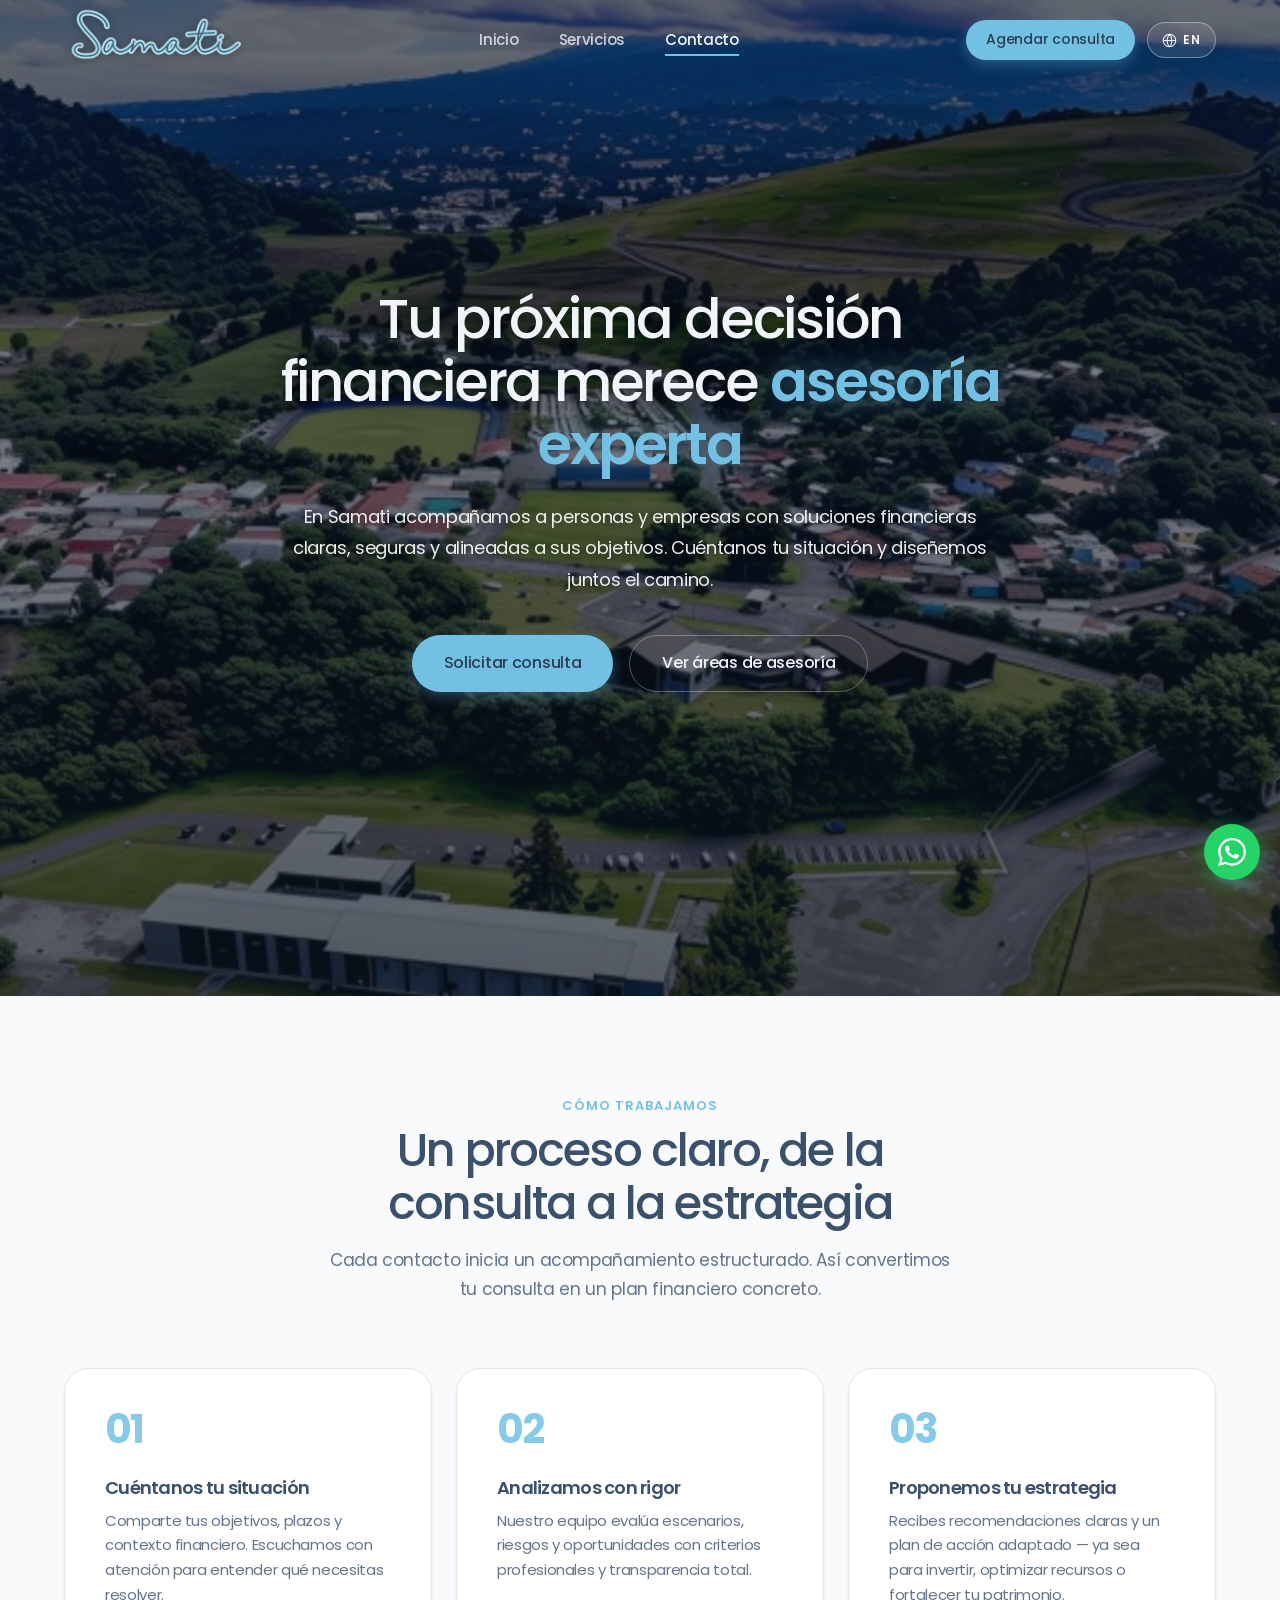
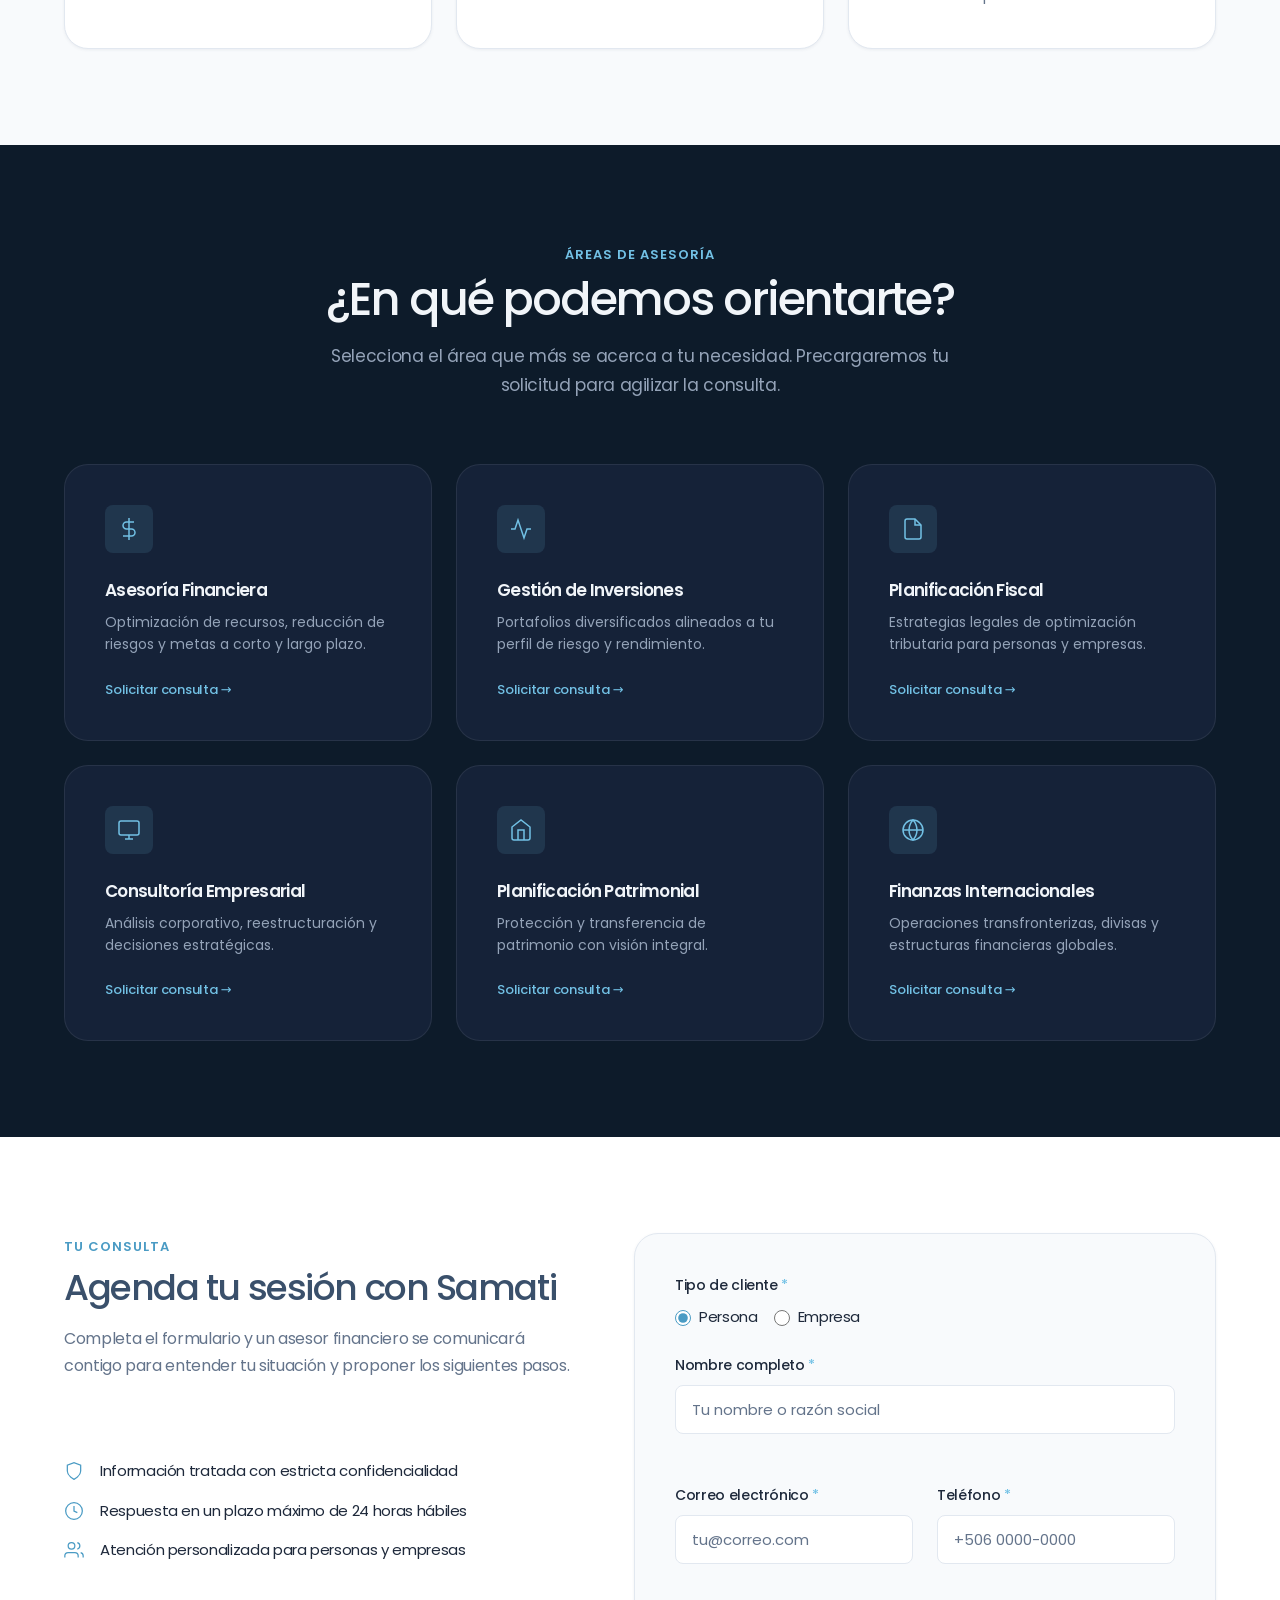
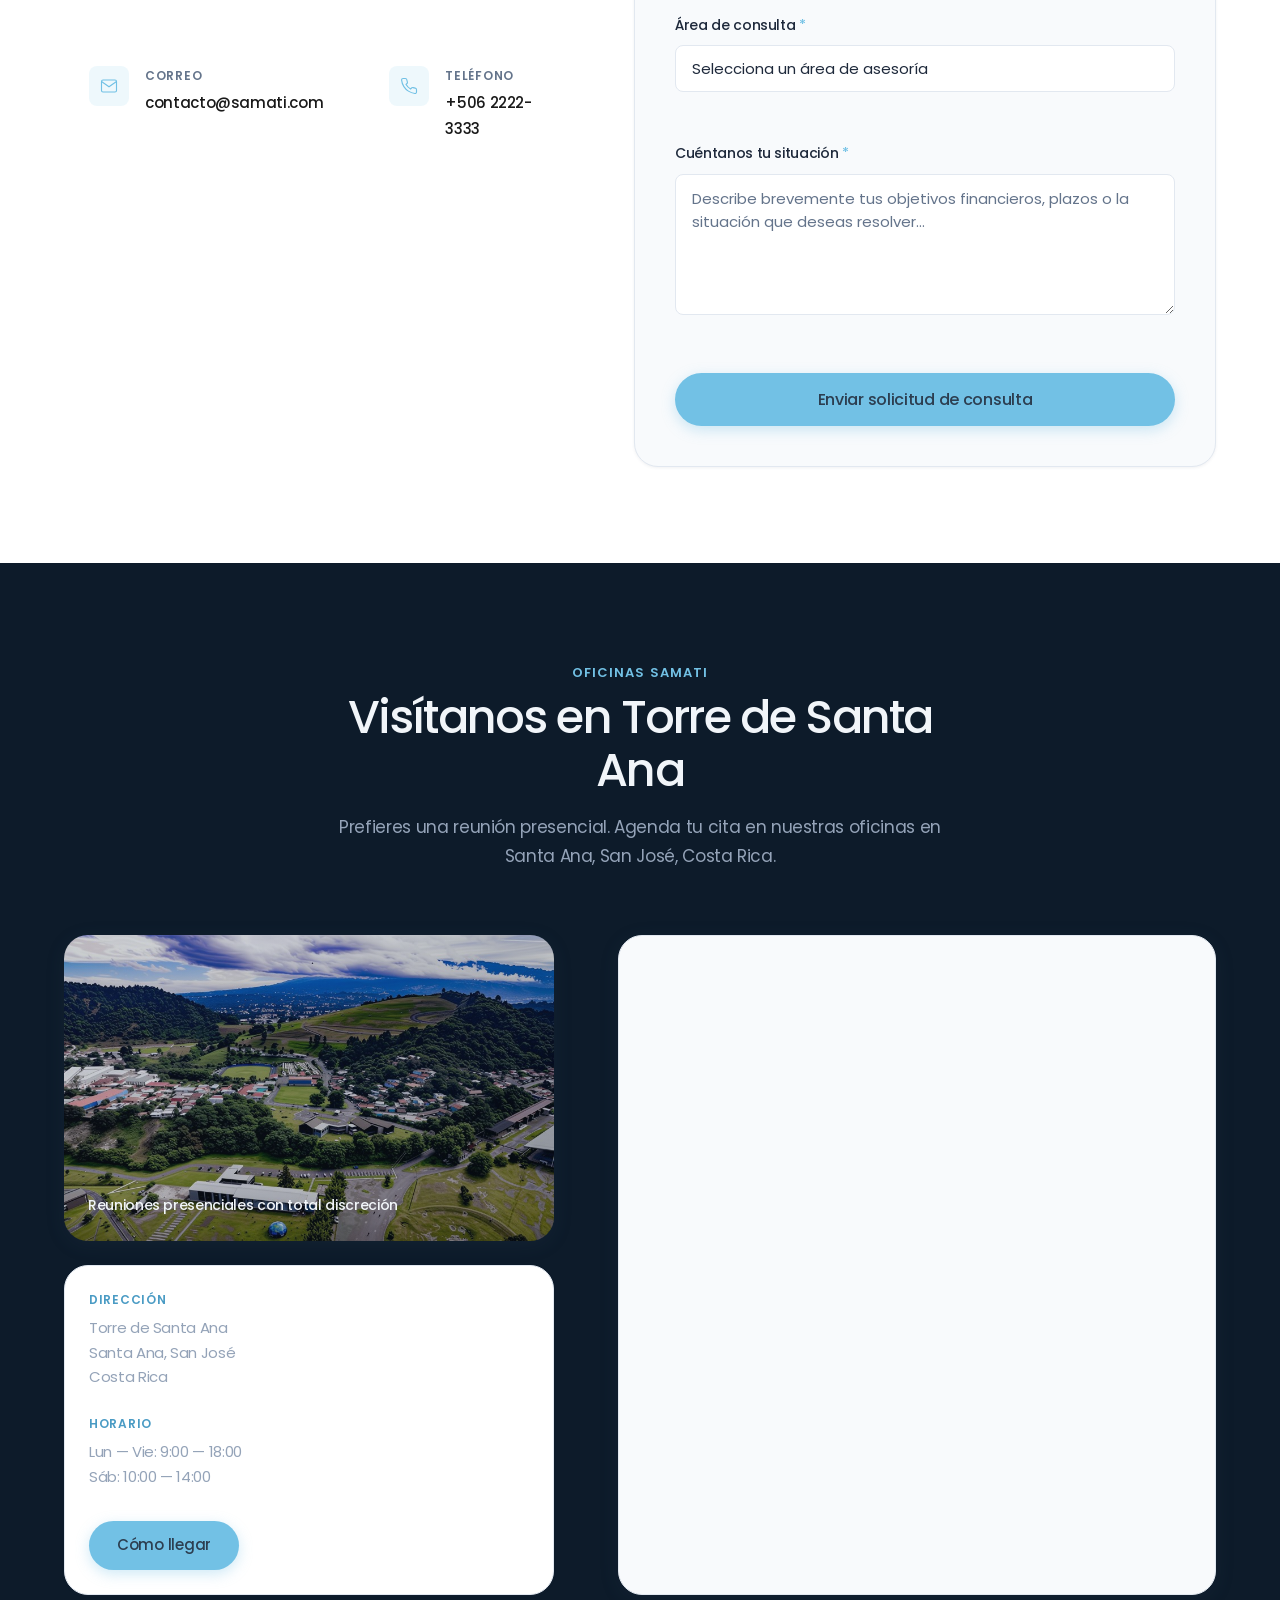
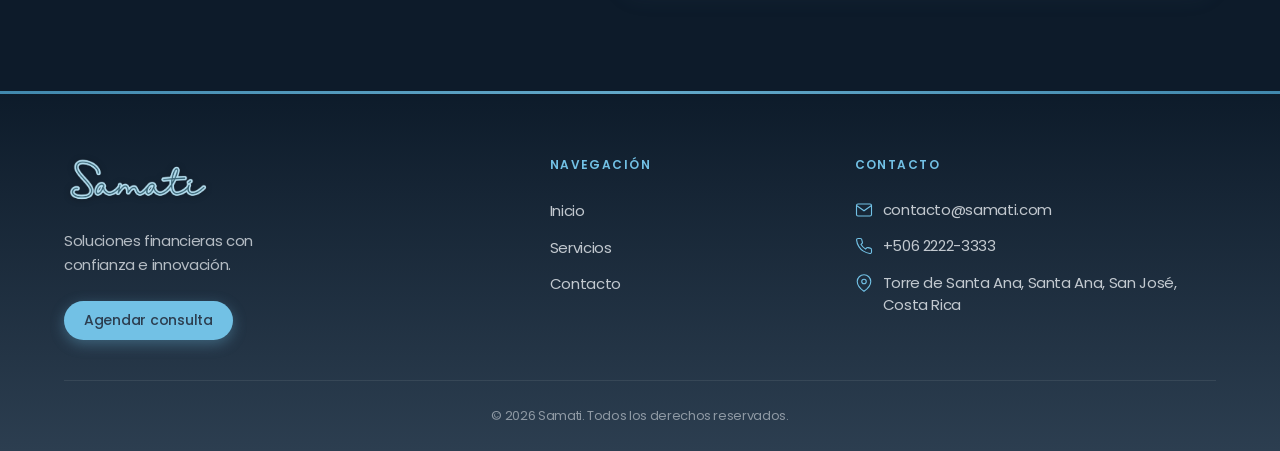
<file: contacto.html>
<!DOCTYPE html>
<html lang="es">
<head>
  <meta charset="UTF-8">
  <meta name="viewport" content="width=device-width, initial-scale=1.0">
  <meta name="description" content="Agenda tu consulta con Samati — Soluciones financieras integrales en Torre de Santa Ana, Costa Rica. Asesoría para personas y empresas.">
  <title>Contacto | Samati — Soluciones Financieras</title>
  <link rel="preconnect" href="https://fonts.googleapis.com">
  <link rel="preconnect" href="https://fonts.gstatic.com" crossorigin>
  <link href="https://fonts.googleapis.com/css2?family=Libre+Baskerville:ital,wght@0,400;0,700;1,400&family=Poppins:ital,wght@0,300;0,400;0,500;0,600&display=swap" rel="stylesheet">
  <link rel="stylesheet" href="css/styles.css">
  <script>
    (function () {
      try {
        var lang = localStorage.getItem('samati-lang');
        if (lang === 'en' || lang === 'es') document.documentElement.lang = lang;
      } catch (e) {}
    })();
  </script>
</head>
<body class="page-contact">

  <!-- ========== NAVEGACIÓN ========== -->
  <header class="header" id="header">
    <div class="container header__inner">
      <a href="index.html" class="header__logo" data-i18n-aria="logo.aria" aria-label="Samati — Inicio">
        <img src="images/logo.png" alt="Samati — Soluciones Financieras" class="header__logo-img" width="220" height="72" data-i18n-alt="logo.alt">
      </a>

      <nav class="nav" id="nav" data-i18n-aria="nav.label" aria-label="Navegación principal">
        <ul class="nav__list">
          <li><a href="index.html#inicio" class="nav__link" data-i18n="nav.home">Inicio</a></li>
          <li><a href="servicios.html" class="nav__link" data-i18n="nav.services">Servicios</a></li>
          <li><a href="contacto.html" class="nav__link active" aria-current="page" data-i18n="nav.contact">Contacto</a></li>
        </ul>
      </nav>

      <div class="header__tools">
        <a href="#contacto-formulario" class="btn btn--primary btn--sm header__cta" data-i18n="nav.cta.contact">Agendar consulta</a>
        <button type="button" class="lang-switch" id="langSwitch" aria-label="Switch to English" data-lang="es">
          <svg class="lang-switch__icon" viewBox="0 0 24 24" fill="none" stroke="currentColor" stroke-width="1.7" aria-hidden="true">
            <circle cx="12" cy="12" r="10"/>
            <path d="M2 12h20"/>
            <path d="M12 2a15.3 15.3 0 0 1 4 10 15.3 15.3 0 0 1-4 10 15.3 15.3 0 0 1-4-10 15.3 15.3 0 0 1 4-10z"/>
          </svg>
          <span class="lang-switch__label">EN</span>
        </button>
      </div>

      <button class="nav-toggle" id="navToggle" data-i18n-aria="nav.toggle.open" aria-label="Abrir menú de navegación" aria-expanded="false" aria-controls="nav">
        <span class="nav-toggle__bar"></span>
        <span class="nav-toggle__bar"></span>
        <span class="nav-toggle__bar"></span>
      </button>
    </div>
  </header>

  <main>

    <!-- ========== HERO — CONSULTA FINANCIERA ========== -->
    <section class="contact-hero section" id="contacto" aria-labelledby="contact-title">
      <div class="contact-hero__bg" aria-hidden="true">
        <div class="contact-hero__bg-media"></div>
      </div>
      <div class="contact-hero__overlay" aria-hidden="true"></div>

      <div class="container contact-hero__inner">
        <div class="contact-hero__content">
          <h1 class="contact-hero__title section-reveal section-reveal--up" id="contact-title" data-reveal-delay="1" data-i18n-html="contact.hero.title">
            Tu próxima decisión financiera merece <span class="contact-hero__title-highlight">asesoría experta</span>
          </h1>
          <p class="contact-hero__subtitle section-reveal section-reveal--up" data-reveal-delay="2" data-i18n="contact.hero.subtitle">
            En Samati acompañamos a personas y empresas con soluciones financieras claras, seguras y alineadas a sus objetivos. Cuéntanos tu situación y diseñemos juntos el camino.
          </p>

          <div class="contact-hero__actions section-reveal section-reveal--up" data-reveal-delay="3">
            <a href="#contacto-formulario" class="btn btn--primary btn--lg" data-i18n="contact.hero.cta">Solicitar consulta</a>
            <a href="#contacto-areas" class="btn btn--outline btn--lg" data-i18n="contact.hero.areas">Ver áreas de asesoría</a>
          </div>
        </div>
      </div>
    </section>

    <!-- ========== PROCESO DE ASESORÍA ========== -->
    <section class="contact-process section" id="contacto-proceso" aria-labelledby="contact-process-title">
      <div class="container">
        <header class="section__header section__header--center">
          <span class="section__eyebrow section-reveal section-reveal--up" data-i18n="process.eyebrow">Cómo trabajamos</span>
          <h2 class="section__title section-reveal section-reveal--up" id="contact-process-title" data-reveal-delay="1" data-i18n="process.title">
            Un proceso claro, de la consulta a la estrategia
          </h2>
          <p class="section__desc section-reveal section-reveal--up" data-reveal-delay="2" data-i18n="process.desc">
            Cada contacto inicia un acompañamiento estructurado. Así convertimos tu consulta en un plan financiero concreto.
          </p>
        </header>

        <ol class="contact-process__timeline">
          <li class="contact-process__step section-reveal section-reveal--up" data-reveal-delay="1">
            <span class="contact-process__number" aria-hidden="true">01</span>
            <div class="contact-process__content">
              <h3 class="contact-process__title" data-i18n="process.1.title">Cuéntanos tu situación</h3>
              <p class="contact-process__text" data-i18n="process.1.text">Comparte tus objetivos, plazos y contexto financiero. Escuchamos con atención para entender qué necesitas resolver.</p>
            </div>
          </li>
          <li class="contact-process__step section-reveal section-reveal--up" data-reveal-delay="2">
            <span class="contact-process__number" aria-hidden="true">02</span>
            <div class="contact-process__content">
              <h3 class="contact-process__title" data-i18n="process.2.title">Analizamos con rigor</h3>
              <p class="contact-process__text" data-i18n="process.2.text">Nuestro equipo evalúa escenarios, riesgos y oportunidades con criterios profesionales y transparencia total.</p>
            </div>
          </li>
          <li class="contact-process__step section-reveal section-reveal--up" data-reveal-delay="3">
            <span class="contact-process__number" aria-hidden="true">03</span>
            <div class="contact-process__content">
              <h3 class="contact-process__title" data-i18n="process.3.title">Proponemos tu estrategia</h3>
              <p class="contact-process__text" data-i18n="process.3.text">Recibes recomendaciones claras y un plan de acción adaptado — ya sea para invertir, optimizar recursos o fortalecer tu patrimonio.</p>
            </div>
          </li>
        </ol>
      </div>
    </section>

    <!-- ========== ÁREAS DE CONSULTA ========== -->
    <section class="contact-consult section section--dark" id="contacto-areas" aria-labelledby="contact-areas-title">
      <div class="container">
        <header class="section__header section__header--center">
          <span class="section__eyebrow section-reveal section-reveal--up" data-i18n="areas.eyebrow">Áreas de asesoría</span>
          <h2 class="section__title section-reveal section-reveal--up" id="contact-areas-title" data-reveal-delay="1" data-i18n="areas.title">
            ¿En qué podemos orientarte?
          </h2>
          <p class="section__desc section-reveal section-reveal--up" data-reveal-delay="2" data-i18n="areas.desc">
            Selecciona el área que más se acerca a tu necesidad. Precargaremos tu solicitud para agilizar la consulta.
          </p>
        </header>

        <div class="contact-consult__grid">
          <button type="button" class="contact-consult__card section-reveal section-reveal--up" data-reveal-delay="1" data-servicio="Asesoría Financiera">
            <div class="contact-consult__icon" aria-hidden="true">
              <svg viewBox="0 0 24 24" fill="none" stroke="currentColor" stroke-width="1.5"><line x1="12" y1="1" x2="12" y2="23"/><path d="M17 5H9.5a3.5 3.5 0 0 0 0 7h5a3.5 3.5 0 0 1 0 7H6"/></svg>
            </div>
            <h3 class="contact-consult__title" data-i18n="service.advisory.title">Asesoría Financiera</h3>
            <p class="contact-consult__text" data-i18n="consult.advisory.text">Optimización de recursos, reducción de riesgos y metas a corto y largo plazo.</p>
            <span class="contact-consult__cta"><span data-i18n="consult.cta">Solicitar consulta</span> <span aria-hidden="true">→</span></span>
          </button>

          <button type="button" class="contact-consult__card section-reveal section-reveal--up" data-reveal-delay="2" data-servicio="Gestión de Inversiones">
            <div class="contact-consult__icon" aria-hidden="true">
              <svg viewBox="0 0 24 24" fill="none" stroke="currentColor" stroke-width="1.5"><polyline points="22 12 18 12 15 21 9 3 6 12 2 12"/></svg>
            </div>
            <h3 class="contact-consult__title" data-i18n="service.invest.title">Gestión de Inversiones</h3>
            <p class="contact-consult__text" data-i18n="consult.invest.text">Portafolios diversificados alineados a tu perfil de riesgo y rendimiento.</p>
            <span class="contact-consult__cta"><span data-i18n="consult.cta">Solicitar consulta</span> <span aria-hidden="true">→</span></span>
          </button>

          <button type="button" class="contact-consult__card section-reveal section-reveal--up" data-reveal-delay="3" data-servicio="Planificación Fiscal">
            <div class="contact-consult__icon" aria-hidden="true">
              <svg viewBox="0 0 24 24" fill="none" stroke="currentColor" stroke-width="1.5"><path d="M14 2H6a2 2 0 0 0-2 2v16a2 2 0 0 0 2 2h12a2 2 0 0 0 2-2V8z"/><polyline points="14 2 14 8 20 8"/></svg>
            </div>
            <h3 class="contact-consult__title" data-i18n="service.tax.title">Planificación Fiscal</h3>
            <p class="contact-consult__text" data-i18n="consult.tax.text">Estrategias legales de optimización tributaria para personas y empresas.</p>
            <span class="contact-consult__cta"><span data-i18n="consult.cta">Solicitar consulta</span> <span aria-hidden="true">→</span></span>
          </button>

          <button type="button" class="contact-consult__card section-reveal section-reveal--up" data-reveal-delay="4" data-servicio="Consultoría Empresarial">
            <div class="contact-consult__icon" aria-hidden="true">
              <svg viewBox="0 0 24 24" fill="none" stroke="currentColor" stroke-width="1.5"><rect x="2" y="3" width="20" height="14" rx="2"/><line x1="8" y1="21" x2="16" y2="21"/><line x1="12" y1="17" x2="12" y2="21"/></svg>
            </div>
            <h3 class="contact-consult__title" data-i18n="service.consulting.title">Consultoría Empresarial</h3>
            <p class="contact-consult__text" data-i18n="consult.consulting.text">Análisis corporativo, reestructuración y decisiones estratégicas.</p>
            <span class="contact-consult__cta"><span data-i18n="consult.cta">Solicitar consulta</span> <span aria-hidden="true">→</span></span>
          </button>

          <button type="button" class="contact-consult__card section-reveal section-reveal--up" data-reveal-delay="5" data-servicio="Planificación Patrimonial">
            <div class="contact-consult__icon" aria-hidden="true">
              <svg viewBox="0 0 24 24" fill="none" stroke="currentColor" stroke-width="1.5"><path d="M3 9l9-7 9 7v11a2 2 0 0 1-2 2H5a2 2 0 0 1-2-2z"/><polyline points="9 22 9 12 15 12 15 22"/></svg>
            </div>
            <h3 class="contact-consult__title" data-i18n="service.wealth.title">Planificación Patrimonial</h3>
            <p class="contact-consult__text" data-i18n="consult.wealth.text">Protección y transferencia de patrimonio con visión integral.</p>
            <span class="contact-consult__cta"><span data-i18n="consult.cta">Solicitar consulta</span> <span aria-hidden="true">→</span></span>
          </button>

          <button type="button" class="contact-consult__card section-reveal section-reveal--up" data-reveal-delay="6" data-servicio="Finanzas Internacionales">
            <div class="contact-consult__icon" aria-hidden="true">
              <svg viewBox="0 0 24 24" fill="none" stroke="currentColor" stroke-width="1.5"><circle cx="12" cy="12" r="10"/><line x1="2" y1="12" x2="22" y2="12"/><path d="M12 2a15.3 15.3 0 0 1 4 10 15.3 15.3 0 0 1-4 10 15.3 15.3 0 0 1-4-10 15.3 15.3 0 0 1 4-10z"/></svg>
            </div>
            <h3 class="contact-consult__title" data-i18n="service.intl.title">Finanzas Internacionales</h3>
            <p class="contact-consult__text" data-i18n="consult.intl.text">Operaciones transfronterizas, divisas y estructuras financieras globales.</p>
            <span class="contact-consult__cta"><span data-i18n="consult.cta">Solicitar consulta</span> <span aria-hidden="true">→</span></span>
          </button>
        </div>
      </div>
    </section>

    <!-- ========== FORMULARIO DE CONSULTA ========== -->
    <section class="contact section" id="contacto-formulario" aria-labelledby="contact-form-title">
      <div class="container">
        <div class="contact__layout contact__layout--consult">
          <aside class="contact__aside">
            <header class="contact-trust section-reveal section-reveal--left" data-reveal-delay="1">
              <span class="contact-trust__eyebrow" data-i18n="form.eyebrow">Tu consulta</span>
              <h2 class="contact-trust__title" id="contact-form-title" data-i18n="form.title">Agenda tu sesión con Samati</h2>
              <p class="contact-trust__desc" data-i18n="form.desc">
                Completa el formulario y un asesor financiero se comunicará contigo para entender tu situación y proponer los siguientes pasos.
              </p>
            </header>

            <ul class="contact-trust__list">
              <li class="contact-trust__item section-reveal section-reveal--up" data-reveal-delay="2">
                <svg viewBox="0 0 24 24" fill="none" stroke="currentColor" stroke-width="1.5" aria-hidden="true"><path d="M12 22s8-4 8-10V5l-8-3-8 3v7c0 6 8 10 8 10z"/></svg>
                <span data-i18n="trust.1">Información tratada con estricta confidencialidad</span>
              </li>
              <li class="contact-trust__item section-reveal section-reveal--up" data-reveal-delay="3">
                <svg viewBox="0 0 24 24" fill="none" stroke="currentColor" stroke-width="1.5" aria-hidden="true"><circle cx="12" cy="12" r="10"/><polyline points="12 6 12 12 16 14"/></svg>
                <span data-i18n="trust.2">Respuesta en un plazo máximo de 24 horas hábiles</span>
              </li>
              <li class="contact-trust__item section-reveal section-reveal--up" data-reveal-delay="4">
                <svg viewBox="0 0 24 24" fill="none" stroke="currentColor" stroke-width="1.5" aria-hidden="true"><path d="M17 21v-2a4 4 0 0 0-4-4H5a4 4 0 0 0-4 4v2"/><circle cx="9" cy="7" r="4"/><path d="M23 21v-2a4 4 0 0 0-3-3.87"/><path d="M16 3.13a4 4 0 0 1 0 7.75"/></svg>
                <span data-i18n="trust.3">Atención personalizada para personas y empresas</span>
              </li>
            </ul>

            <div class="contact-info-cards contact-info-cards--stack">
              <article class="contact-info-card contact-info-card--light section-reveal section-reveal--up" data-reveal-delay="5">
                <div class="contact-info-card__icon" aria-hidden="true">
                  <svg viewBox="0 0 24 24" fill="none" stroke="currentColor" stroke-width="1.5"><path d="M4 4h16c1.1 0 2 .9 2 2v12c0 1.1-.9 2-2 2H4c-1.1 0-2-.9-2-2V6c0-1.1.9-2 2-2z"/><polyline points="22,6 12,13 2,6"/></svg>
                </div>
                <div>
                  <h3 class="contact-info-card__title" data-i18n="info.email">Correo</h3>
                  <a href="mailto:contacto@samati.com" class="contact-info-card__link contact-info-card__link--dark">contacto@samati.com</a>
                </div>
              </article>

              <article class="contact-info-card contact-info-card--light section-reveal section-reveal--up" data-reveal-delay="6">
                <div class="contact-info-card__icon" aria-hidden="true">
                  <svg viewBox="0 0 24 24" fill="none" stroke="currentColor" stroke-width="1.5"><path d="M22 16.92v3a2 2 0 0 1-2.18 2 19.79 19.79 0 0 1-8.63-3.07 19.5 19.5 0 0 1-6-6 19.79 19.79 0 0 1-3.07-8.67A2 2 0 0 1 4.11 2h3a2 2 0 0 1 2 1.72c.127.96.361 1.903.7 2.81a2 2 0 0 1-.45 2.11L8.09 9.91a16 16 0 0 0 6 6l1.27-1.27a2 2 0 0 1 2.11-.45c.907.339 1.85.573 2.81.7A2 2 0 0 1 22 16.92z"/></svg>
                </div>
                <div>
                  <h3 class="contact-info-card__title" data-i18n="info.phone">Teléfono</h3>
                  <a href="tel:+50622223333" class="contact-info-card__link contact-info-card__link--dark">+506 2222-3333</a>
                </div>
              </article>
            </div>
          </aside>

          <form class="contact__form contact__form--light section-reveal section-reveal--right" data-reveal-delay="2" id="contactForm" novalidate>
            <div class="form__group">
              <span class="form__label" id="tipoCliente-label"><span data-i18n="form.clientType">Tipo de cliente</span> <span class="form__required" aria-hidden="true">*</span></span>
              <div class="form__radio-group" role="radiogroup" aria-labelledby="tipoCliente-label">
                <label class="form__radio">
                  <input type="radio" name="tipoCliente" value="persona" checked>
                  <span class="form__radio-label" data-i18n="form.person">Persona</span>
                </label>
                <label class="form__radio">
                  <input type="radio" name="tipoCliente" value="empresa">
                  <span class="form__radio-label" data-i18n="form.company">Empresa</span>
                </label>
              </div>
            </div>

            <div class="form__group">
              <label for="nombre" class="form__label"><span data-i18n="form.name">Nombre completo</span> <span class="form__required" aria-hidden="true">*</span></label>
              <input type="text" id="nombre" name="nombre" class="form__input" placeholder="Tu nombre o razón social" data-i18n-placeholder="form.name.ph" autocomplete="name" required>
              <span class="form__error" id="error-nombre" role="alert"></span>
            </div>

            <div class="form__row">
              <div class="form__group">
                <label for="email" class="form__label"><span data-i18n="form.email">Correo electrónico</span> <span class="form__required" aria-hidden="true">*</span></label>
                <input type="email" id="email" name="email" class="form__input" placeholder="tu@correo.com" data-i18n-placeholder="form.email.ph" autocomplete="email" required>
                <span class="form__error" id="error-email" role="alert"></span>
              </div>

              <div class="form__group">
                <label for="telefono" class="form__label"><span data-i18n="form.phone">Teléfono</span> <span class="form__required" aria-hidden="true">*</span></label>
                <input type="tel" id="telefono" name="telefono" class="form__input" placeholder="+506 0000-0000" autocomplete="tel" required>
                <span class="form__error" id="error-telefono" role="alert"></span>
              </div>
            </div>

            <div class="form__group">
              <label for="servicio" class="form__label"><span data-i18n="form.area">Área de consulta</span> <span class="form__required" aria-hidden="true">*</span></label>
              <select id="servicio" name="servicio" class="form__input form__select" required>
                <option value="" data-i18n="form.area.placeholder">Selecciona un área de asesoría</option>
                <option value="Asesoría Financiera" data-i18n="service.advisory.title">Asesoría Financiera</option>
                <option value="Gestión de Inversiones" data-i18n="service.invest.title">Gestión de Inversiones</option>
                <option value="Planificación Fiscal" data-i18n="service.tax.title">Planificación Fiscal</option>
                <option value="Consultoría Empresarial" data-i18n="service.consulting.title">Consultoría Empresarial</option>
                <option value="Planificación Patrimonial" data-i18n="service.wealth.title">Planificación Patrimonial</option>
                <option value="Finanzas Internacionales" data-i18n="service.intl.title">Finanzas Internacionales</option>
                <option value="Otra consulta" data-i18n="form.area.other">Otra consulta</option>
              </select>
              <span class="form__error" id="error-servicio" role="alert"></span>
            </div>

            <div class="form__group">
              <label for="mensaje" class="form__label"><span data-i18n="form.message">Cuéntanos tu situación</span> <span class="form__required" aria-hidden="true">*</span></label>
              <textarea id="mensaje" name="mensaje" class="form__textarea" rows="5" placeholder="Describe brevemente tus objetivos financieros, plazos o la situación que deseas resolver..." data-i18n-placeholder="form.message.ph" required></textarea>
              <span class="form__error" id="error-mensaje" role="alert"></span>
            </div>

            <div class="form__feedback" id="formFeedback" role="status" aria-live="polite"></div>

            <button type="submit" class="btn btn--primary btn--lg form__submit" id="submitBtn" data-i18n="form.submit">
              Enviar solicitud de consulta
            </button>
          </form>
        </div>
      </div>
    </section>

    <!-- ========== UBICACIÓN ========== -->
    <section class="contact-location section section--dark" id="contacto-ubicacion" aria-labelledby="contact-location-title">
      <div class="container">
        <header class="section__header section__header--center">
          <span class="section__eyebrow section-reveal section-reveal--up" data-i18n="location.eyebrow">Oficinas Samati</span>
          <h2 class="section__title section-reveal section-reveal--up" id="contact-location-title" data-reveal-delay="1" data-i18n="location.title">
            Visítanos en Torre de Santa Ana
          </h2>
          <p class="section__desc section-reveal section-reveal--up" data-reveal-delay="2" data-i18n="location.desc">
            Prefieres una reunión presencial. Agenda tu cita en nuestras oficinas en Santa Ana, San José, Costa Rica.
          </p>
        </header>

        <div class="contact-location__grid">
          <div class="contact-location__panel section-reveal section-reveal--left" data-reveal-delay="1">
            <div class="contact-location__photo">
              <img src="images/contacto-santa-ana.jpg" alt="Vista aérea de Santa Ana, San José — Costa Rica" class="contact-location__photo-img" loading="lazy" data-i18n-alt="location.photo.alt">
              <div class="contact-location__photo-shade" aria-hidden="true"></div>
              <p class="contact-location__photo-caption" data-i18n="location.caption">Reuniones presenciales con total discreción</p>
            </div>

            <div class="contact-location__details contact-location__details--dark">
              <div class="contact-location__detail">
                <span class="contact-location__detail-label" data-i18n="location.address">Dirección</span>
                <p class="contact-location__detail-text">Torre de Santa Ana<br>Santa Ana, San José<br>Costa Rica</p>
              </div>
              <div class="contact-location__detail">
                <span class="contact-location__detail-label" data-i18n="location.hours">Horario</span>
                <p class="contact-location__detail-text" data-i18n-html="location.hours.text">Lun — Vie: 9:00 — 18:00<br>Sáb: 10:00 — 14:00</p>
              </div>
              <a href="https://www.google.com/maps/search/?api=1&query=Torre+de+Santa+Ana,+Santa+Ana,+San+José,+Costa+Rica" class="btn btn--primary contact-location__cta" target="_blank" rel="noopener noreferrer" data-i18n="location.cta">
                Cómo llegar
              </a>
            </div>
          </div>

          <div class="contact__map-wrap section-reveal section-reveal--right" data-reveal-delay="2">
            <div class="contact__map contact__map--dark">
              <iframe
                src="https://maps.google.com/maps?q=Torre+de+Santa+Ana,+Santa+Ana,+San+Jos%C3%A9,+Costa+Rica&hl=es&z=16&output=embed"
                title="Ubicación de Samati — Torre de Santa Ana, Costa Rica"
                data-i18n-title="location.map.title"
                loading="lazy"
                referrerpolicy="no-referrer-when-downgrade"
                allowfullscreen
              ></iframe>
            </div>
          </div>
        </div>
      </div>
    </section>

  </main>

  <!-- ========== FOOTER ========== -->
  <footer class="footer">
    <div class="footer__accent" aria-hidden="true"></div>
    <div class="container">
      <div class="footer__grid">
        <div class="footer__brand">
          <a href="index.html#inicio" class="footer__logo-link" data-i18n-aria="logo.aria" aria-label="Samati — Inicio">
            <img src="images/logo.png" alt="Samati" class="footer__logo-img" width="190" height="62" data-i18n-alt="logo.alt">
          </a>
          <p class="footer__tagline" data-i18n="footer.tagline">Soluciones financieras con confianza e innovación.</p>
          <a href="contacto.html#contacto-formulario" class="btn btn--primary btn--sm footer__cta" data-i18n="footer.cta">Agendar consulta</a>
        </div>

        <div class="footer__col">
          <h3 class="footer__heading" data-i18n="footer.nav.title">Navegación</h3>
          <nav class="footer__nav" data-i18n-aria="footer.nav.aria" aria-label="Enlaces del pie de página">
            <a href="index.html#inicio" data-i18n="nav.home">Inicio</a>
            <a href="servicios.html" data-i18n="nav.services">Servicios</a>
            <a href="contacto.html" data-i18n="nav.contact">Contacto</a>
          </nav>
        </div>

        <div class="footer__col">
          <h3 class="footer__heading" data-i18n="footer.contact.title">Contacto</h3>
          <ul class="footer__contact">
            <li>
              <a href="mailto:contacto@samati.com" class="footer__contact-link">
                <svg class="footer__contact-icon" viewBox="0 0 24 24" fill="none" stroke="currentColor" stroke-width="1.5" aria-hidden="true"><path d="M4 4h16c1.1 0 2 .9 2 2v12c0 1.1-.9 2-2 2H4c-1.1 0-2-.9-2-2V6c0-1.1.9-2 2-2z"/><polyline points="22,6 12,13 2,6"/></svg>
                contacto@samati.com
              </a>
            </li>
            <li>
              <a href="tel:+50622223333" class="footer__contact-link">
                <svg class="footer__contact-icon" viewBox="0 0 24 24" fill="none" stroke="currentColor" stroke-width="1.5" aria-hidden="true"><path d="M22 16.92v3a2 2 0 0 1-2.18 2 19.79 19.79 0 0 1-8.63-3.07 19.5 19.5 0 0 1-6-6 19.79 19.79 0 0 1-3.07-8.67A2 2 0 0 1 4.11 2h3a2 2 0 0 1 2 1.72c.127.96.361 1.903.7 2.81a2 2 0 0 1-.45 2.11L8.09 9.91a16 16 0 0 0 6 6l1.27-1.27a2 2 0 0 1 2.11-.45c.907.339 1.85.573 2.81.7A2 2 0 0 1 22 16.92z"/></svg>
                +506 2222-3333
              </a>
            </li>
            <li class="footer__contact-item">
              <svg class="footer__contact-icon" viewBox="0 0 24 24" fill="none" stroke="currentColor" stroke-width="1.5" aria-hidden="true"><path d="M21 10c0 7-9 13-9 13s-9-6-9-13a9 9 0 0 1 18 0z"/><circle cx="12" cy="10" r="3"/></svg>
              <span data-i18n="footer.address">Torre de Santa Ana, Santa Ana, San José, Costa Rica</span>
            </li>
          </ul>
        </div>
      </div>

      <div class="footer__bottom">
        <p class="footer__copy">&copy; <span id="currentYear"></span> <span data-i18n="footer.copy">Samati. Todos los derechos reservados.</span></p>
      </div>
    </div>
  </footer>

  <a
    href="https://wa.me/50622223333?text=Hola%2C%20me%20gustar%C3%ADa%20recibir%20m%C3%A1s%20informaci%C3%B3n%20sobre%20los%20servicios%20de%20Samati."
    class="whatsapp-float"
    id="whatsappFloat"
    target="_blank"
    rel="noopener noreferrer"
    data-i18n-aria="whatsapp.aria"
    data-i18n-title="whatsapp.title"
    aria-label="Escríbenos por WhatsApp"
    title="Chatea con Samati en WhatsApp"
  >
    <svg class="whatsapp-float__icon" viewBox="0 0 24 24" fill="currentColor" aria-hidden="true">
      <path d="M17.472 14.382c-.297-.149-1.758-.867-2.03-.967-.273-.099-.471-.148-.67.15-.197.297-.767.966-.94 1.164-.173.199-.347.223-.644.075-.297-.15-1.255-.463-2.39-1.475-.883-.788-1.48-1.761-1.653-2.059-.173-.297-.018-.458.13-.606.134-.133.298-.347.446-.52.149-.174.198-.298.298-.497.099-.198.05-.371-.025-.52-.075-.149-.669-1.612-.916-2.207-.242-.579-.487-.5-.669-.51-.173-.008-.371-.01-.57-.01-.198 0-.52.074-.792.372-.272.297-1.04 1.016-1.04 2.479 0 1.462 1.065 2.875 1.213 3.074.149.198 2.096 3.2 5.077 4.487.709.306 1.262.489 1.694.625.712.227 1.36.195 1.871.118.571-.085 1.758-.719 2.006-1.413.248-.694.248-1.289.173-1.413-.074-.124-.272-.198-.57-.347m-5.421 7.403h-.004a9.87 9.87 0 01-5.031-1.378l-.361-.214-3.741.982.998-3.648-.235-.374a9.86 9.86 0 01-1.51-5.26c.001-5.45 4.436-9.884 9.888-9.884 2.64 0 5.122 1.03 6.988 2.898a9.825 9.825 0 012.893 6.994c-.003 5.45-4.435 9.884-9.885 9.884m8.413-18.297A11.815 11.815 0 0012.05 0C5.495 0 .16 5.335.157 11.892c0 2.096.547 4.142 1.588 5.945L.057 24l6.305-1.654a11.882 11.882 0 005.683 1.448h.005c6.554 0 11.89-5.335 11.893-11.893a11.821 11.821 0 00-3.48-8.413z"/>
    </svg>
  </a>

  <script src="js/i18n.js"></script>
  <script src="js/script.js"></script>
</body>
</html>
</file>
<file: css/styles.css>
/* ============================================================
   SAMATI — Sistema de diseño
   Paleta derivada del logo oficial
   ============================================================ */

:root {
  /* Colores primarios (logo) */
  --color-primary: #3A506B;
  --color-primary-dark: #2C3E50;
  --color-accent: #72C1E5;
  --color-accent-light: #B8E4F5;
  --color-accent-dark: #4A9BC4;

  /* Fondos */
  --color-bg-dark: #0D1B2A;
  --color-bg-dark-elevated: #152238;
  --color-bg-light: #F8FAFC;
  --color-bg-white: #FFFFFF;

  /* Texto */
  --color-text: #1E293B;
  --color-text-muted: #64748B;
  --color-text-light: #94A3B8;
  --color-text-inverse: #F1F5F9;

  /* Bordes y sombras */
  --color-border: #E2E8F0;
  --color-border-dark: rgba(255, 255, 255, 0.08);
  --shadow-sm: 0 1px 3px rgba(58, 80, 107, 0.08);
  --shadow-md: 0 4px 20px rgba(58, 80, 107, 0.12);
  --shadow-lg: 0 12px 40px rgba(58, 80, 107, 0.18);
  --shadow-glow: 0 0 60px rgba(114, 193, 229, 0.15);

  /* Tipografía */
  --font-sans: 'Poppins', system-ui, sans-serif;
  --font-display: 'Poppins', system-ui, sans-serif;
  --font-serif: 'Libre Baskerville', Georgia, 'Times New Roman', serif;
  --tracking-body: -0.022em;
  --tracking-heading: -0.04em;
  --tracking-ui: -0.018em;

  /* Espaciado */
  --space-xs: 0.5rem;
  --space-sm: 1rem;
  --space-md: 1.5rem;
  --space-lg: 2.5rem;
  --space-xl: 4rem;
  --space-2xl: 6rem;

  /* Bordes */
  --radius-sm: 8px;
  --radius-md: 16px;
  --radius-lg: 24px;
  --radius-pill: 9999px;

  /* Transiciones */
  --transition: 0.3s cubic-bezier(0.4, 0, 0.2, 1);

  /* Layout */
  --container-max: 1200px;
  --header-height: 80px;
}

/* ============================================================
   Reset y base
   ============================================================ */

*,
*::before,
*::after {
  box-sizing: border-box;
  margin: 0;
  padding: 0;
}

html {
  scroll-behavior: smooth;
  scroll-padding-top: var(--header-height);
}

body {
  font-family: var(--font-sans);
  font-size: 1rem;
  font-weight: 400;
  line-height: 1.65;
  letter-spacing: var(--tracking-body);
  color: var(--color-text);
  background-color: var(--color-bg-white);
  -webkit-font-smoothing: antialiased;
  overflow-x: hidden;
}

img {
  max-width: 100%;
  height: auto;
  display: block;
}

a {
  color: inherit;
  text-decoration: none;
  transition: color var(--transition);
}

ul {
  list-style: none;
}

button {
  font-family: inherit;
  cursor: pointer;
  border: none;
  background: none;
}

/* ============================================================
   Utilidades
   ============================================================ */

.container {
  width: 100%;
  max-width: var(--container-max);
  margin-inline: auto;
  padding-inline: var(--space-md);
}

.section {
  padding-block: var(--space-2xl);
}

.section--dark {
  background-color: var(--color-bg-dark);
  color: var(--color-text-inverse);
}

.section__header {
  max-width: 640px;
  margin-bottom: var(--space-xl);
}

.section__header--center {
  text-align: center;
  margin-inline: auto;
}

.section__eyebrow {
  display: inline-block;
  font-size: 0.8125rem;
  font-weight: 600;
  letter-spacing: 0.08em;
  text-transform: uppercase;
  color: var(--color-accent);
  margin-bottom: var(--space-xs);
}

.section--dark .section__eyebrow {
  color: var(--color-accent);
}

.section__title {
  font-family: var(--font-display);
  font-size: clamp(1.875rem, 4vw, 2.875rem);
  font-weight: 500;
  line-height: 1.15;
  letter-spacing: var(--tracking-heading);
  color: var(--color-primary);
  margin-bottom: var(--space-sm);
}

.section--dark .section__title {
  color: var(--color-text-inverse);
}

.section__desc {
  font-size: 1.0625rem;
  color: var(--color-text-muted);
  line-height: 1.7;
}

.section--dark .section__desc {
  color: var(--color-text-light);
}

/* ============================================================
   Botones
   ============================================================ */

.btn {
  display: inline-flex;
  align-items: center;
  justify-content: center;
  gap: 0.5rem;
  font-family: var(--font-sans);
  font-weight: 500;
  font-size: 0.9375rem;
  letter-spacing: var(--tracking-ui);
  border-radius: var(--radius-pill);
  padding: 0.75rem 1.75rem;
  transition: all var(--transition);
  white-space: nowrap;
}

.btn--sm {
  padding: 0.5rem 1.25rem;
  font-size: 0.875rem;
}

.btn--lg {
  padding: 0.875rem 2rem;
  font-size: 1rem;
}

.btn--primary {
  background-color: var(--color-accent);
  color: var(--color-primary-dark);
  box-shadow: 0 4px 14px rgba(114, 193, 229, 0.35);
}

.btn--primary:hover,
.btn--primary:focus-visible {
  background-color: var(--color-accent-dark);
  color: var(--color-bg-white);
  transform: translateY(-2px);
  box-shadow: 0 6px 20px rgba(114, 193, 229, 0.45);
}

.btn--outline {
  background-color: transparent;
  color: var(--color-text-inverse);
  border: 1.5px solid rgba(255, 255, 255, 0.3);
}

.btn--outline:hover,
.btn--outline:focus-visible {
  background-color: rgba(255, 255, 255, 0.1);
  border-color: rgba(255, 255, 255, 0.5);
  transform: translateY(-2px);
}

/* ============================================================
   Header / Navegación
   ============================================================ */

.header {
  position: fixed;
  top: 0;
  left: 0;
  right: 0;
  z-index: 1000;
  height: var(--header-height);
  transition: background-color var(--transition), box-shadow var(--transition), backdrop-filter var(--transition);
}

.header--scrolled {
  background-color: rgba(13, 27, 42, 0.92);
  backdrop-filter: blur(12px);
  box-shadow: 0 1px 0 var(--color-border-dark);
}

.header__inner {
  display: flex;
  align-items: center;
  justify-content: space-between;
  height: 100%;
  gap: var(--space-md);
}

.header__logo {
  display: inline-flex;
  align-items: center;
}

.header__logo-img {
  height: 72px;
  width: auto;
  transition: opacity var(--transition), transform var(--transition);
  filter: drop-shadow(0 1px 4px rgba(0, 0, 0, 0.35));
}

.header__logo:hover .header__logo-img {
  opacity: 0.9;
  transform: translateY(-1px);
}

.nav__list {
  display: flex;
  align-items: center;
  gap: var(--space-lg);
}

.nav__link {
  font-size: 0.9375rem;
  font-weight: 500;
  letter-spacing: var(--tracking-ui);
  color: rgba(255, 255, 255, 0.75);
  position: relative;
  padding-block: 0.25rem;
}

.nav__link::after {
  content: '';
  position: absolute;
  bottom: -2px;
  left: 0;
  width: 0;
  height: 2px;
  background-color: var(--color-accent);
  transition: width var(--transition);
}

.nav__link:hover,
.nav__link:focus-visible,
.nav__link.active {
  color: var(--color-text-inverse);
}

.nav__link:hover::after,
.nav__link:focus-visible::after,
.nav__link.active::after {
  width: 100%;
}

.header__cta {
  flex-shrink: 0;
}

.header__tools {
  display: flex;
  align-items: center;
  gap: 0.75rem;
  flex-shrink: 0;
}

.lang-switch {
  display: inline-flex;
  align-items: center;
  justify-content: center;
  gap: 0.4rem;
  flex-shrink: 0;
  min-width: 3.65rem;
  height: 2.25rem;
  padding: 0 0.85rem;
  border-radius: var(--radius-pill);
  border: 1.5px solid rgba(255, 255, 255, 0.35);
  color: var(--color-text-inverse);
  font-size: 0.75rem;
  font-weight: 600;
  letter-spacing: 0.1em;
  background: rgba(255, 255, 255, 0.1);
  transition: background var(--transition), border-color var(--transition), color var(--transition), transform var(--transition);
}

.lang-switch:hover,
.lang-switch:focus-visible {
  background: rgba(114, 193, 229, 0.22);
  border-color: var(--color-accent);
  color: var(--color-accent);
  transform: translateY(-1px);
}

.lang-switch__icon {
  width: 15px;
  height: 15px;
}

.lang-switch__label {
  line-height: 1;
}

.nav-toggle {
  display: none;
  flex-direction: column;
  justify-content: center;
  gap: 5px;
  width: 32px;
  height: 32px;
  padding: 4px;
}

.nav-toggle__bar {
  display: block;
  width: 100%;
  height: 2px;
  background-color: var(--color-text-inverse);
  border-radius: 2px;
  transition: transform var(--transition), opacity var(--transition);
}

.nav-toggle[aria-expanded="true"] .nav-toggle__bar:nth-child(1) {
  transform: translateY(7px) rotate(45deg);
}

.nav-toggle[aria-expanded="true"] .nav-toggle__bar:nth-child(2) {
  opacity: 0;
}

.nav-toggle[aria-expanded="true"] .nav-toggle__bar:nth-child(3) {
  transform: translateY(-7px) rotate(-45deg);
}

/* ============================================================
   Hero — fondo fijo (efecto parallax estático)
   ============================================================ */

.hero {
  position: relative;
  min-height: 100vh;
  display: flex;
  align-items: center;
  justify-content: center;
  padding-top: var(--header-height);
  overflow: hidden;
}

.hero__bg {
  position: absolute;
  inset: 0;
  z-index: 0;
  overflow: hidden;
  background-color: var(--color-bg-dark);
}

.hero__bg-media {
  position: absolute;
  inset: -22%;
  background-color: var(--color-bg-dark);
  background-image: url('../images/imagen_ciudas.jfif');
  background-size: cover;
  background-position: center center;
  background-repeat: no-repeat;
  filter: brightness(0.72);
  transform: scale(1.38);
  transform-origin: center center;
  will-change: transform;
}

.hero__overlay {
  position: absolute;
  inset: 0;
  z-index: 1;
  background: linear-gradient(
    180deg,
    rgba(13, 27, 42, 0.62) 0%,
    rgba(13, 27, 42, 0.48) 45%,
    rgba(13, 27, 42, 0.72) 100%
  );
  pointer-events: none;
}

.hero__inner {
  position: relative;
  z-index: 2;
  display: flex;
  justify-content: flex-start;
  align-items: center;
  padding-block: var(--space-xl);
  width: 100%;
  min-height: calc(100vh - var(--header-height));
}

.hero__content {
  max-width: 640px;
  text-align: left;
}

.hero__logo {
  margin-inline: 0;
  margin-bottom: var(--space-lg);
  max-width: min(280px, 70vw);
  height: auto;
  filter: drop-shadow(0 4px 24px rgba(0, 0, 0, 0.5));
}

.hero__title {
  font-family: var(--font-display);
  font-size: clamp(2.25rem, 5vw, 3.5rem);
  font-weight: 500;
  line-height: 1.12;
  letter-spacing: var(--tracking-heading);
  color: var(--color-text-inverse);
  margin-bottom: var(--space-md);
  text-shadow: 0 2px 16px rgba(0, 0, 0, 0.4);
}

.hero__title-highlight {
  color: var(--color-accent);
  font-weight: 600;
  text-shadow: 0 0 32px rgba(114, 193, 229, 0.45);
}

.hero__subtitle {
  font-size: clamp(1rem, 2vw, 1.125rem);
  color: #FFFFFF;
  line-height: 1.7;
  margin-bottom: var(--space-lg);
  text-shadow: 0 1px 8px rgba(0, 0, 0, 0.35);
}

.hero__actions {
  display: flex;
  flex-wrap: wrap;
  gap: var(--space-sm);
  justify-content: flex-start;
}

.hero__scroll {
  position: absolute;
  bottom: var(--space-lg);
  left: 50%;
  transform: translateX(-50%);
  z-index: 3;
  display: flex;
  flex-direction: column;
  align-items: center;
  gap: 0.5rem;
  padding: 0.5rem 1rem;
  font-size: 0.75rem;
  font-weight: 500;
  color: #FFFFFF;
  text-decoration: none;
  cursor: pointer;
  border-radius: var(--radius-pill);
  transition: opacity var(--transition), background var(--transition);
  animation: bounce 2s infinite;
}

.hero__scroll:hover,
.hero__scroll:focus-visible {
  opacity: 0.92;
  background: rgba(255, 255, 255, 0.08);
}

.hero__scroll span {
  color: #FFFFFF;
}

.hero__scroll svg {
  color: #FFFFFF;
  stroke: #FFFFFF;
}

@keyframes bounce {
  0%, 100% { transform: translateX(-50%) translateY(0); }
  50% { transform: translateX(-50%) translateY(6px); }
}

/* ============================================================
   About
   ============================================================ */

.about {
  position: relative;
  overflow: hidden;
}

.about__bg {
  position: absolute;
  inset: 0;
  z-index: 0;
  overflow: hidden;
  background-color: var(--color-bg-dark);
}

.about__bg-media {
  position: absolute;
  inset: -22%;
  background-color: var(--color-bg-dark);
  background-image: url('../images/imagen_quienes_somos.jpg');
  background-size: cover;
  background-position: center center;
  background-repeat: no-repeat;
  filter: brightness(0.72);
  transform: scale(1.38);
  transform-origin: center center;
  will-change: transform;
}

.about__overlay {
  position: absolute;
  inset: 0;
  z-index: 1;
  background: linear-gradient(
    180deg,
    rgba(13, 27, 42, 0.62) 0%,
    rgba(13, 27, 42, 0.48) 45%,
    rgba(13, 27, 42, 0.72) 100%
  );
  pointer-events: none;
}

.about__layout {
  position: relative;
  z-index: 2;
  display: flex;
  flex-direction: column;
  align-items: center;
  max-width: 720px;
  margin-inline: auto;
  text-align: center;
}

.about__header {
  display: flex;
  flex-direction: column;
  align-items: center;
  gap: var(--space-sm);
  margin-bottom: var(--space-lg);
}

.about__section-label {
  font-family: var(--font-display);
  font-size: clamp(2.5rem, 6vw, 4rem);
  font-weight: 700;
  line-height: 1.05;
  letter-spacing: var(--tracking-heading);
  text-transform: uppercase;
  margin: 0;
  text-shadow: 0 2px 20px rgba(0, 0, 0, 0.35);
}

.about__section-label-dark {
  color: #ffffff;
}

.about__section-label-accent {
  color: var(--color-accent);
}

.about__tagline {
  font-size: clamp(1rem, 2vw, 1.125rem);
  color: rgba(255, 255, 255, 0.88);
  line-height: 1.65;
  margin: 0;
  max-width: 480px;
  text-shadow: 0 1px 12px rgba(0, 0, 0, 0.3);
}

.about__content {
  display: flex;
  flex-direction: column;
  align-items: center;
  gap: var(--space-lg);
  width: 100%;
}

.about__text-block {
  display: flex;
  flex-direction: column;
  gap: var(--space-md);
  width: 100%;
}

/* Animaciones de revelado — sincronizadas con zoom de sección */
.section-reveal,
.about__reveal {
  opacity: 0;
  transition:
    opacity 0.9s cubic-bezier(0.4, 0, 0.2, 1),
    transform 0.9s cubic-bezier(0.4, 0, 0.2, 1);
}

.section-reveal--up,
.about__reveal--up {
  transform: translateY(40px);
}

.section-reveal--left,
.about__reveal--left {
  transform: translateX(-48px);
}

.section-reveal--right,
.about__reveal--right {
  transform: translateX(48px);
}

.section-reveal--scale,
.about__reveal--scale {
  transform: scaleX(0);
  transform-origin: left center;
}

.section-reveal.is-visible,
.about__reveal.is-visible {
  opacity: 1;
  transform: none;
}

.section-reveal--scale.is-visible,
.about__reveal--scale.is-visible {
  transform: scaleX(1);
}

.section-reveal[data-reveal-delay="1"],
.about__reveal[data-reveal-delay="1"] { transition-delay: 0.12s; }
.section-reveal[data-reveal-delay="2"],
.about__reveal[data-reveal-delay="2"] { transition-delay: 0.24s; }
.section-reveal[data-reveal-delay="3"],
.about__reveal[data-reveal-delay="3"] { transition-delay: 0.36s; }
.section-reveal[data-reveal-delay="4"],
.about__reveal[data-reveal-delay="4"] { transition-delay: 0.48s; }
.section-reveal[data-reveal-delay="5"],
.about__reveal[data-reveal-delay="5"] { transition-delay: 0.56s; }
.section-reveal[data-reveal-delay="6"],
.about__reveal[data-reveal-delay="6"] { transition-delay: 0.64s; }
.section-reveal[data-reveal-delay="7"],
.about__reveal[data-reveal-delay="7"] { transition-delay: 0.72s; }
.section-reveal[data-reveal-delay="8"],
.about__reveal[data-reveal-delay="8"] { transition-delay: 0.8s; }

.about__content-title {
  font-family: var(--font-display);
  font-size: clamp(1.35rem, 2.5vw, 1.75rem);
  font-weight: 500;
  line-height: 1.35;
  letter-spacing: var(--tracking-heading);
  color: rgba(255, 255, 255, 0.95);
  margin: 0;
  max-width: 560px;
  text-shadow: 0 1px 16px rgba(0, 0, 0, 0.3);
}

.about__content-title-accent {
  color: var(--color-accent);
  font-weight: 600;
}

.about__text {
  font-size: 1rem;
  color: rgba(255, 255, 255, 0.88);
  line-height: 1.8;
  margin: 0;
  text-shadow: 0 1px 10px rgba(0, 0, 0, 0.25);
}

.about__highlights {
  display: grid;
  grid-template-columns: repeat(3, 1fr);
  gap: var(--about-highlight-gap, var(--space-sm));
  list-style: none;
  margin: 0;
  padding: 0;
  width: 100%;
}

.about__highlight {
  display: flex;
  flex-direction: column;
  gap: 0.25rem;
  padding: var(--space-sm) var(--space-xs);
  background: rgba(255, 255, 255, 0.1);
  backdrop-filter: blur(6px);
  border-radius: var(--radius-sm);
  text-align: center;
  transition: transform var(--transition), background var(--transition);
}

.about__highlight:hover {
  transform: translateY(-2px);
  background: rgba(255, 255, 255, 0.14);
}

.about__highlight-value {
  font-family: var(--font-display);
  font-size: 1.375rem;
  font-weight: 600;
  color: var(--color-accent);
  line-height: 1;
}

.about__highlight-label {
  font-size: 0.75rem;
  font-weight: 500;
  color: rgba(255, 255, 255, 0.88);
  line-height: 1.3;
}

.about__cta {
  margin-top: var(--space-xs);
  color: #ffffff;
  border-color: rgba(114, 193, 229, 0.5);
  letter-spacing: 0.02em;
}

.about__cta:hover,
.about__cta:focus-visible {
  color: var(--color-accent);
  border-color: var(--color-accent);
  background-color: rgba(114, 193, 229, 0.12);
  transform: none;
}

/* ============================================================
   Team
   ============================================================ */

.team {
  position: relative;
  overflow: hidden;
}

.team__bg {
  position: absolute;
  inset: 0;
  z-index: 0;
  overflow: hidden;
  background-color: var(--color-bg-dark);
}

.team__bg-media {
  position: absolute;
  inset: -22%;
  background-color: var(--color-bg-dark);
  background-image: url('../images/equipo-bg.jpg?v=2');
  background-size: cover;
  background-position: center center;
  background-repeat: no-repeat;
  filter: brightness(0.72);
  transform: scale(1.38);
  transform-origin: center center;
  will-change: transform;
}

.team__overlay {
  position: absolute;
  inset: 0;
  z-index: 1;
  background: linear-gradient(
    180deg,
    rgba(13, 27, 42, 0.62) 0%,
    rgba(13, 27, 42, 0.48) 45%,
    rgba(13, 27, 42, 0.72) 100%
  );
  pointer-events: none;
}

.team__layout {
  position: relative;
  z-index: 2;
}

.team__header {
  max-width: 560px;
  margin-bottom: var(--space-xl);
  margin-left: auto;
  text-align: right;
}

.team__intro {
  font-size: 1rem;
  line-height: 1.65;
  color: rgba(255, 255, 255, 0.92);
  margin: 0 0 0 auto;
  max-width: 520px;
  text-shadow: 0 1px 12px rgba(0, 0, 0, 0.45);
}

.team__title {
  font-family: var(--font-display);
  font-size: clamp(2rem, 4vw, 2.75rem);
  font-weight: 700;
  letter-spacing: var(--tracking-heading);
  color: #ffffff;
  margin: 0 0 var(--space-md);
  text-shadow: 0 2px 16px rgba(0, 0, 0, 0.35);
  text-transform: uppercase;
}

.team__title-accent {
  color: var(--color-accent);
}

.team__carousel {
  overflow: hidden;
  width: 100%;
  max-width: calc(var(--team-card-width) * 3 + var(--team-card-gap) * 2);
  margin-inline: auto;
  --team-visible: 3;
  --team-total: 6;
  --team-card-width: 270px;
  --team-card-height: 350px;
  --team-card-gap: 14px;
  touch-action: pan-y;
  cursor: grab;
  user-select: none;
  -webkit-user-select: none;
  padding-block: 0.25rem;
}

.team__carousel.is-dragging {
  cursor: grabbing;
}

.team__carousel.is-dragging .team__track {
  transition: none;
}

.team__track {
  display: flex;
  gap: var(--team-card-gap);
  transition: transform 0.55s cubic-bezier(0.4, 0, 0.2, 1);
  will-change: transform;
}

.team-card {
  position: relative;
  flex: 0 0 var(--team-card-width);
  width: var(--team-card-width);
  height: var(--team-card-height);
  border-radius: 14px;
  overflow: hidden;
  background: #111111;
  box-shadow: 0 10px 30px rgba(0, 0, 0, 0.35);
}

.team-card__media {
  position: absolute;
  inset: 0;
}

.team-card__img {
  width: 100%;
  height: 100%;
  object-fit: cover;
  object-position: center top;
  display: block;
}

.team-card__shade {
  position: absolute;
  inset: 0;
  background: linear-gradient(
    180deg,
    #c4c4c4 0%,
    #8a8a8a 18%,
    #3d3d3d 48%,
    #111111 72%,
    #000000 100%
  );
  pointer-events: none;
}

.team-card__media:has(.team-card__img) .team-card__shade {
  background: linear-gradient(
    180deg,
    rgba(196, 196, 196, 0.35) 0%,
    rgba(80, 80, 80, 0.45) 22%,
    rgba(0, 0, 0, 0.62) 55%,
    rgba(0, 0, 0, 0.94) 100%
  );
}

.team-card__body {
  position: absolute;
  inset-inline: 0;
  bottom: 0;
  z-index: 2;
  padding: 1.35rem 1.125rem 1.5rem;
  text-align: left;
}

.team-card__name {
  font-family: var(--font-serif);
  font-size: 1.625rem;
  font-weight: 700;
  line-height: 1.12;
  letter-spacing: -0.01em;
  color: #ffffff;
  margin: 0;
}

.team-card__line {
  display: block;
  width: 2.75rem;
  height: 2px;
  margin: 0.7rem 0 0.55rem;
  background: var(--color-accent);
  border-radius: 1px;
}

.team-card__role {
  font-family: var(--font-sans);
  font-size: 0.8125rem;
  font-weight: 400;
  letter-spacing: 0.01em;
  color: rgba(255, 255, 255, 0.92);
  margin: 0;
  line-height: 1.4;
}

/* ============================================================
   Services — Showcase slider (página servicios)
   ============================================================ */

.page-services {
  background-color: var(--color-bg-dark);
}

.services-showcase {
  position: relative;
  min-height: 100vh;
  padding-top: var(--header-height);
  padding-bottom: var(--space-xl);
  overflow: hidden;
  background-color: var(--color-bg-dark);
}

.services-showcase__bg {
  position: absolute;
  inset: 0;
  z-index: 0;
  overflow: hidden;
}

.services-showcase__bg-layer {
  position: absolute;
  inset: -8%;
  background-size: cover;
  background-position: center center;
  background-repeat: no-repeat;
  opacity: 0;
  transform: scale(1.06);
  transition:
    opacity 0.85s cubic-bezier(0.4, 0, 0.2, 1),
    transform 1.2s cubic-bezier(0.4, 0, 0.2, 1);
  will-change: opacity, transform;
}

.services-showcase__bg-layer.is-visible {
  opacity: 1;
  transform: scale(1);
}

.services-showcase__overlay {
  position: absolute;
  inset: 0;
  z-index: 1;
  background:
    linear-gradient(90deg, rgba(13, 27, 42, 0.88) 0%, rgba(13, 27, 42, 0.55) 42%, rgba(13, 27, 42, 0.72) 100%),
    linear-gradient(180deg, rgba(13, 27, 42, 0.55) 0%, rgba(13, 27, 42, 0.35) 40%, rgba(13, 27, 42, 0.82) 100%);
  pointer-events: none;
}

.services-showcase__glow {
  position: absolute;
  bottom: 18%;
  left: 50%;
  width: min(680px, 90vw);
  height: 280px;
  transform: translateX(-50%);
  background: radial-gradient(ellipse at center, rgba(114, 193, 229, 0.22) 0%, transparent 70%);
  pointer-events: none;
  filter: blur(8px);
}

.services-showcase__glow--accent {
  bottom: 22%;
  width: min(420px, 60vw);
  height: 180px;
  background: radial-gradient(ellipse at center, rgba(74, 155, 196, 0.28) 0%, transparent 72%);
}

.services-slider {
  position: relative;
  z-index: 2;
  max-width: var(--container-max);
  margin-inline: auto;
  padding-inline: var(--space-md);
  min-height: calc(100vh - var(--header-height) - 220px);
  display: grid;
  grid-template-columns: auto 1fr auto;
  align-items: center;
  gap: var(--space-sm);
}

.services-slider__viewport {
  flex: 1;
  overflow: hidden;
  min-height: 420px;
}

.services-slider__track {
  position: relative;
  width: 100%;
  min-height: 420px;
}

.services-slide {
  position: absolute;
  inset: 0;
  display: grid;
  grid-template-columns: minmax(0, 1fr) minmax(180px, 280px) minmax(0, 1.15fr);
  align-items: center;
  gap: var(--space-lg);
  opacity: 0;
  visibility: hidden;
  transform: translateX(28px);
  transition:
    opacity 0.55s cubic-bezier(0.4, 0, 0.2, 1),
    transform 0.55s cubic-bezier(0.4, 0, 0.2, 1),
    visibility 0.55s;
  pointer-events: none;
}

.services-slide.is-active {
  opacity: 1;
  visibility: visible;
  transform: translateX(0);
  pointer-events: auto;
}

.services-slide__left {
  text-align: left;
}

.services-slide__label {
  font-size: clamp(0.875rem, 1.6vw, 1rem);
  font-weight: 700;
  letter-spacing: 0.12em;
  text-transform: uppercase;
  color: var(--color-text-inverse);
  margin-bottom: var(--space-sm);
}

.services-slide__label::after {
  content: ' ›';
  color: var(--color-accent);
}

.services-slide__teaser {
  font-size: clamp(0.875rem, 1.5vw, 0.9375rem);
  line-height: 1.65;
  color: rgba(255, 255, 255, 0.78);
  margin-bottom: var(--space-md);
  max-width: 280px;
}

.services-slide__btn {
  display: inline-flex;
  align-items: center;
  justify-content: center;
  padding: 0.65rem 1.35rem;
  font-size: 0.8125rem;
  font-weight: 700;
  letter-spacing: 0.08em;
  text-transform: uppercase;
  color: var(--color-text-inverse);
  background: linear-gradient(180deg, var(--color-accent-dark) 0%, #3a8aad 100%);
  border-radius: var(--radius-sm);
  box-shadow: 0 4px 16px rgba(114, 193, 229, 0.35), inset 0 1px 0 rgba(255, 255, 255, 0.25);
  transition: transform var(--transition), box-shadow var(--transition), filter var(--transition);
}

.services-slide__btn:hover,
.services-slide__btn:focus-visible {
  transform: translateY(-2px);
  filter: brightness(1.08);
  box-shadow: 0 6px 22px rgba(114, 193, 229, 0.45);
}

.services-slide__center {
  display: flex;
  align-items: center;
  justify-content: center;
}

.services-slide__visual {
  width: clamp(160px, 22vw, 240px);
  height: clamp(160px, 22vw, 240px);
  display: flex;
  align-items: center;
  justify-content: center;
  border-radius: 50%;
  background:
    radial-gradient(circle at 35% 30%, rgba(255, 255, 255, 0.14) 0%, transparent 45%),
    linear-gradient(145deg, rgba(58, 80, 107, 0.95) 0%, rgba(13, 27, 42, 0.98) 100%);
  border: 2px solid rgba(184, 228, 245, 0.35);
  box-shadow:
    0 0 60px rgba(114, 193, 229, 0.25),
    inset 0 0 40px rgba(114, 193, 229, 0.08);
  color: var(--color-accent);
}

.services-slide__visual svg,
.services-slide__visual .service-icon {
  width: 46%;
  height: 46%;
  filter: drop-shadow(0 4px 14px rgba(114, 193, 229, 0.4));
}

.services-slide__visual .service-icon--flaticon {
  width: auto;
  height: auto;
  font-size: clamp(3.25rem, 8vw, 4.5rem);
  line-height: 1;
  display: flex;
  align-items: center;
  justify-content: center;
  color: var(--color-accent);
}

.services-slide.is-active .services-slide__visual .service-icon {
  animation: serviceIconReveal 0.65s cubic-bezier(0.4, 0, 0.2, 1);
}

@keyframes serviceIconReveal {
  0% {
    opacity: 0;
    transform: scale(0.82) translateY(6px);
  }
  100% {
    opacity: 1;
    transform: scale(1) translateY(0);
  }
}

.services-slide__right {
  text-align: left;
}

.services-slide__headline {
  font-family: var(--font-display);
  font-size: clamp(2rem, 5vw, 3.25rem);
  font-weight: 700;
  line-height: 1.05;
  letter-spacing: var(--tracking-heading);
  text-transform: uppercase;
  color: var(--color-text-inverse);
  margin-bottom: var(--space-md);
  text-shadow: 0 2px 24px rgba(0, 0, 0, 0.45);
}

.services-slide__desc {
  font-size: clamp(0.9375rem, 1.6vw, 1.0625rem);
  line-height: 1.75;
  color: rgba(255, 255, 255, 0.82);
  max-width: 420px;
}

.services-slider__arrow {
  position: relative;
  top: auto;
  z-index: 3;
  transform: none;
  flex-shrink: 0;
  width: 44px;
  height: 44px;
  display: flex;
  align-items: center;
  justify-content: center;
  color: rgba(255, 255, 255, 0.85);
  background: rgba(255, 255, 255, 0.06);
  border: 1px solid rgba(255, 255, 255, 0.15);
  border-radius: 50%;
  transition: background var(--transition), color var(--transition), transform var(--transition);
}

.services-slider__arrow svg {
  width: 22px;
  height: 22px;
}

.services-slider__arrow:hover,
.services-slider__arrow:focus-visible {
  background: rgba(114, 193, 229, 0.2);
  color: var(--color-accent);
  transform: scale(1.06);
}

.services-slider__arrow--prev,
.services-slider__arrow--next {
  left: auto;
  right: auto;
}

.services-slider__dots {
  display: flex;
  align-items: center;
  gap: 0.5rem;
}

.services-slider__dot {
  width: 10px;
  height: 10px;
  padding: 0;
  border-radius: 50%;
  border: 1px solid rgba(255, 255, 255, 0.45);
  background: transparent;
  cursor: pointer;
  transition: background var(--transition), transform var(--transition), border-color var(--transition);
}

.services-slider__dot.is-active {
  background: var(--color-accent);
  border-color: var(--color-accent);
  transform: scale(1.15);
}

.services-promo-nav {
  position: relative;
  z-index: 5;
  display: flex;
  justify-content: center;
  margin-top: var(--space-md);
  padding-bottom: var(--space-xl);
}

/* Tarjetas inferiores con arco */
.services-promo {
  position: relative;
  z-index: 4;
  display: grid;
  grid-template-columns: repeat(3, 1fr);
  gap: var(--space-md);
  margin-top: calc(-1 * var(--space-lg));
  padding-bottom: 0;
}

.services-promo-card {
  position: relative;
  display: flex;
  align-items: flex-start;
  gap: var(--space-sm);
  min-height: 148px;
  padding: var(--space-lg) var(--space-md) var(--space-md);
  border-radius: 80px 80px var(--radius-md) var(--radius-md) / 48px 48px var(--radius-md) var(--radius-md);
  background:
    linear-gradient(180deg, rgba(44, 62, 80, 0.98) 0%, rgba(13, 27, 42, 0.99) 100%) padding-box,
    linear-gradient(135deg, rgba(255, 255, 255, 0.45) 0%, rgba(114, 193, 229, 0.35) 45%, rgba(255, 255, 255, 0.2) 100%) border-box;
  border: 2px solid transparent;
  box-shadow:
    0 12px 32px rgba(0, 0, 0, 0.45),
    inset 0 1px 0 rgba(255, 255, 255, 0.12);
  transition: transform var(--transition), box-shadow var(--transition);
}

.services-promo-card:hover {
  transform: translateY(-4px);
  box-shadow:
    0 16px 40px rgba(0, 0, 0, 0.5),
    0 0 30px rgba(114, 193, 229, 0.12),
    inset 0 1px 0 rgba(255, 255, 255, 0.15);
}

.services-promo-card__icon {
  flex-shrink: 0;
  width: 44px;
  height: 44px;
  display: flex;
  align-items: center;
  justify-content: center;
  margin-top: 0.25rem;
  color: var(--color-accent);
}

.services-promo-card__icon svg {
  width: 28px;
  height: 28px;
}

.services-promo-card__title {
  font-size: 0.9375rem;
  font-weight: 700;
  letter-spacing: 0.04em;
  text-transform: uppercase;
  color: var(--color-text-inverse);
  margin-bottom: 0.35rem;
}

.services-promo-card__text {
  font-size: 0.8125rem;
  line-height: 1.55;
  color: rgba(255, 255, 255, 0.75);
  margin-bottom: 0.5rem;
}

.services-promo-card__link {
  font-size: 0.8125rem;
  font-weight: 600;
  color: var(--color-accent);
  transition: color var(--transition);
}

.services-promo-card__link:hover,
.services-promo-card__link:focus-visible {
  color: var(--color-accent-light);
}

/* Grid clásico (si se reutiliza en otras páginas) */
.services__grid {
  display: grid;
  grid-template-columns: repeat(3, 1fr);
  gap: var(--space-md);
}

.service-card {
  background: var(--color-bg-white);
  border: 1px solid var(--color-border);
  border-radius: var(--radius-md);
  padding: var(--space-lg);
  display: flex;
  flex-direction: column;
  transition: transform var(--transition), box-shadow var(--transition), border-color var(--transition);
}

.service-card:hover {
  transform: translateY(-6px);
  box-shadow: var(--shadow-lg);
  border-color: var(--color-accent-light);
}

.service-card__icon {
  width: 52px;
  height: 52px;
  display: flex;
  align-items: center;
  justify-content: center;
  background: linear-gradient(135deg, var(--color-primary), var(--color-accent-dark));
  border-radius: var(--radius-sm);
  margin-bottom: var(--space-md);
  color: var(--color-bg-white);
  transition: transform var(--transition);
}

.service-card:hover .service-card__icon {
  transform: scale(1.05);
}

.service-card__icon svg {
  width: 24px;
  height: 24px;
}

.service-card__title {
  font-family: var(--font-display);
  font-size: 1.1875rem;
  font-weight: 500;
  letter-spacing: var(--tracking-heading);
  color: var(--color-primary);
  margin-bottom: var(--space-xs);
}

.service-card__text {
  font-size: 0.9375rem;
  color: var(--color-text-muted);
  line-height: 1.65;
  flex-grow: 1;
  margin-bottom: var(--space-md);
}

.service-card__link {
  font-size: 0.875rem;
  font-weight: 500;
  letter-spacing: var(--tracking-ui);
  color: var(--color-accent-dark);
  display: inline-flex;
  align-items: center;
  gap: 0.25rem;
  transition: gap var(--transition), color var(--transition);
}

.service-card__link:hover,
.service-card__link:focus-visible {
  color: var(--color-primary);
  gap: 0.5rem;
}

/* ============================================================
   Contact — Hero
   ============================================================ */

.contact-hero {
  position: relative;
  min-height: 100vh;
  display: flex;
  align-items: center;
  justify-content: center;
  padding-top: var(--header-height);
  overflow: hidden;
}

.contact-hero__bg {
  position: absolute;
  inset: 0;
  z-index: 0;
  overflow: hidden;
  background-color: var(--color-bg-dark);
}

.contact-hero__bg-media {
  position: absolute;
  inset: -8%;
  background-color: var(--color-bg-dark);
  background-image: url('../images/contacto-santa-ana.jpg');
  background-size: cover;
  background-position: center center;
  background-repeat: no-repeat;
  filter: brightness(0.78);
  transform: scale(1.08);
  transform-origin: center center;
  will-change: transform;
}

.contact-hero__overlay {
  position: absolute;
  inset: 0;
  z-index: 1;
  background: linear-gradient(
    180deg,
    rgba(13, 27, 42, 0.5) 0%,
    rgba(13, 27, 42, 0.38) 45%,
    rgba(13, 27, 42, 0.55) 100%
  );
  pointer-events: none;
}

.contact-hero__inner {
  position: relative;
  z-index: 2;
  display: flex;
  justify-content: center;
  align-items: center;
  padding-block: var(--space-xl);
  width: 100%;
  min-height: calc(100vh - var(--header-height));
}

.contact-hero__content {
  max-width: 720px;
  text-align: center;
  margin-inline: auto;
}

.contact-hero__actions {
  display: flex;
  flex-wrap: wrap;
  gap: var(--space-sm);
  justify-content: center;
}

.contact-hero__metrics {
  list-style: none;
  display: grid;
  grid-template-columns: repeat(3, 1fr);
  gap: var(--space-md);
  margin: 0 0 var(--space-md);
  padding: 0;
  max-width: 640px;
  margin-inline: auto;
}

.contact-hero__metric {
  display: flex;
  flex-direction: column;
  align-items: center;
  gap: 0.25rem;
  text-align: center;
}

.contact-hero__metric-value {
  font-family: var(--font-display);
  font-size: 1.75rem;
  font-weight: 600;
  color: var(--color-accent);
  line-height: 1;
  text-shadow: 0 0 24px rgba(114, 193, 229, 0.35);
}

.contact-hero__metric-label {
  font-size: 0.8125rem;
  color: rgba(255, 255, 255, 0.85);
  line-height: 1.45;
}

.contact-hero__panel-note {
  display: inline-flex;
  align-items: center;
  justify-content: center;
  gap: 0.625rem;
  font-size: 0.875rem;
  color: rgba(255, 255, 255, 0.78);
  line-height: 1.55;
  margin: 0 auto var(--space-lg);
  text-align: center;
}

.contact-hero__panel-note svg {
  flex-shrink: 0;
  width: 18px;
  height: 18px;
  color: var(--color-accent);
}

.contact-hero__eyebrow {
  display: inline-block;
  font-size: 0.8125rem;
  font-weight: 600;
  letter-spacing: 0.1em;
  text-transform: uppercase;
  color: var(--color-accent);
  margin-bottom: var(--space-sm);
}

.contact-hero__title {
  font-family: var(--font-display);
  font-size: clamp(2.25rem, 5vw, 3.5rem);
  font-weight: 500;
  line-height: 1.12;
  letter-spacing: var(--tracking-heading);
  color: var(--color-text-inverse);
  margin-bottom: var(--space-md);
  text-shadow: 0 2px 16px rgba(0, 0, 0, 0.4);
}

.contact-hero__title-highlight {
  color: var(--color-accent);
  font-weight: 600;
  text-shadow: 0 0 32px rgba(114, 193, 229, 0.45);
}

.contact-hero__subtitle {
  font-size: clamp(1rem, 2vw, 1.125rem);
  color: rgba(255, 255, 255, 0.92);
  line-height: 1.75;
  margin-bottom: var(--space-lg);
  text-shadow: 0 1px 8px rgba(0, 0, 0, 0.35);
}

.contact-hero__scroll {
  position: absolute;
  bottom: var(--space-lg);
  left: 50%;
  transform: translateX(-50%);
  z-index: 3;
  display: flex;
  flex-direction: column;
  align-items: center;
  gap: 0.5rem;
  padding: 0.5rem 1rem;
  font-size: 0.75rem;
  font-weight: 500;
  color: #ffffff;
  text-decoration: none;
  cursor: pointer;
  border-radius: var(--radius-pill);
  transition: opacity var(--transition), background var(--transition);
  animation: contactHeroBounce 2s infinite;
}

.contact-hero__scroll:hover,
.contact-hero__scroll:focus-visible {
  opacity: 0.92;
  background: rgba(255, 255, 255, 0.08);
}

@keyframes contactHeroBounce {
  0%, 100% { transform: translateX(-50%) translateY(0); }
  50% { transform: translateX(-50%) translateY(6px); }
}

/* ============================================================
   Contact — Proceso de asesoría
   ============================================================ */

.contact-process {
  background-color: var(--color-bg-light);
}

.contact-process__timeline {
  list-style: none;
  margin: 0;
  padding: 0;
  display: grid;
  grid-template-columns: repeat(3, 1fr);
  gap: var(--space-md);
  counter-reset: process-step;
}

.contact-process__step {
  position: relative;
  display: flex;
  flex-direction: column;
  gap: var(--space-md);
  padding: var(--space-lg);
  background: var(--color-bg-white);
  border-radius: var(--radius-lg);
  border: 1px solid var(--color-border);
  box-shadow: var(--shadow-sm);
  transition: transform var(--transition), box-shadow var(--transition), border-color var(--transition);
}

.contact-process__step:hover {
  transform: translateY(-4px);
  box-shadow: var(--shadow-md);
  border-color: rgba(114, 193, 229, 0.35);
}

.contact-process__number {
  font-family: var(--font-display);
  font-size: 2.5rem;
  font-weight: 700;
  line-height: 1;
  letter-spacing: var(--tracking-heading);
  color: var(--color-accent);
  opacity: 0.85;
}

.contact-process__title {
  font-family: var(--font-display);
  font-size: 1.125rem;
  font-weight: 600;
  letter-spacing: var(--tracking-heading);
  color: var(--color-primary);
  margin-bottom: 0.375rem;
}

.contact-process__text {
  font-size: 0.9375rem;
  color: var(--color-text-muted);
  line-height: 1.65;
}

/* ============================================================
   Contact — Áreas de consulta
   ============================================================ */

.contact-consult__grid {
  display: grid;
  grid-template-columns: repeat(3, 1fr);
  gap: var(--space-md);
}

.contact-consult__card {
  display: flex;
  flex-direction: column;
  align-items: flex-start;
  text-align: left;
  padding: var(--space-lg);
  background: var(--color-bg-dark-elevated);
  border: 1px solid var(--color-border-dark);
  border-radius: var(--radius-lg);
  cursor: pointer;
  transition: transform var(--transition), border-color var(--transition), background var(--transition), box-shadow var(--transition);
  font-family: inherit;
  color: inherit;
}

.contact-consult__card:hover,
.contact-consult__card:focus-visible {
  transform: translateY(-4px);
  border-color: rgba(114, 193, 229, 0.35);
  background: rgba(21, 34, 56, 0.95);
  box-shadow: var(--shadow-glow);
}

.contact-consult__card.is-selected {
  border-color: var(--color-accent);
  background: rgba(114, 193, 229, 0.1);
  box-shadow: 0 0 0 1px rgba(114, 193, 229, 0.25), var(--shadow-glow);
}

.contact-consult__icon {
  width: 48px;
  height: 48px;
  display: flex;
  align-items: center;
  justify-content: center;
  background: rgba(114, 193, 229, 0.12);
  border-radius: var(--radius-sm);
  color: var(--color-accent);
  margin-bottom: var(--space-md);
}

.contact-consult__icon svg {
  width: 24px;
  height: 24px;
}

.contact-consult__title {
  font-family: var(--font-display);
  font-size: 1.0625rem;
  font-weight: 600;
  letter-spacing: var(--tracking-heading);
  color: var(--color-text-inverse);
  margin-bottom: var(--space-xs);
}

.contact-consult__text {
  font-size: 0.875rem;
  color: var(--color-text-light);
  line-height: 1.6;
  flex-grow: 1;
  margin-bottom: var(--space-md);
}

.contact-consult__cta {
  font-size: 0.8125rem;
  font-weight: 500;
  letter-spacing: var(--tracking-ui);
  color: var(--color-accent);
  transition: gap var(--transition), color var(--transition);
}

.contact-consult__card:hover .contact-consult__cta {
  color: var(--color-accent-light);
}

/* ============================================================
   Contact — Confianza y formulario consulta
   ============================================================ */

.page-contact .contact.section {
  background-color: var(--color-bg-white);
}

.contact__layout--consult {
  grid-template-columns: 0.95fr 1.05fr;
  align-items: stretch;
}

.contact-trust__eyebrow {
  display: inline-block;
  font-size: 0.8125rem;
  font-weight: 600;
  letter-spacing: 0.08em;
  text-transform: uppercase;
  color: var(--color-accent-dark);
  margin-bottom: var(--space-xs);
}

.contact-trust__title {
  font-family: var(--font-display);
  font-size: clamp(1.75rem, 3.5vw, 2.25rem);
  font-weight: 500;
  letter-spacing: var(--tracking-heading);
  color: var(--color-primary);
  line-height: 1.2;
  margin-bottom: var(--space-sm);
}

.contact-trust__desc {
  font-size: 1rem;
  color: var(--color-text-muted);
  line-height: 1.7;
  margin-bottom: var(--space-lg);
}

.contact-trust__list {
  list-style: none;
  margin: 0 0 var(--space-lg);
  padding: 0;
  display: flex;
  flex-direction: column;
  gap: var(--space-sm);
}

.contact-trust__item {
  display: flex;
  align-items: flex-start;
  gap: var(--space-sm);
  font-size: 0.9375rem;
  color: var(--color-text);
  line-height: 1.55;
}

.contact-trust__item svg {
  flex-shrink: 0;
  width: 20px;
  height: 20px;
  color: var(--color-accent-dark);
  margin-top: 0.125rem;
}

.contact-info-cards--stack {
  grid-template-columns: 1fr;
}

.contact-info-card--light {
  background: var(--color-bg-light);
  border-color: var(--color-border);
}

.contact-info-card--light:hover {
  background: rgba(114, 193, 229, 0.08);
  border-color: rgba(114, 193, 229, 0.35);
}

.form__radio-group {
  display: flex;
  flex-wrap: wrap;
  gap: var(--space-sm);
}

.form__radio {
  display: inline-flex;
  align-items: center;
  gap: 0.5rem;
  cursor: pointer;
}

.form__radio input {
  accent-color: var(--color-accent-dark);
  width: 1rem;
  height: 1rem;
}

.form__radio-label {
  font-size: 0.9375rem;
  color: var(--color-text);
}

.form__select {
  appearance: none;
  background-image: url("data:image/svg+xml,%3Csvg xmlns='http://www.w3.org/2000/svg' width='16' height='16' viewBox='0 0 24 24' fill='none' stroke='%2364748B' stroke-width='2'%3E%3Cpath d='M6 9l6 6 6-6'/%3E%3C/svg%3E");
  background-repeat: no-repeat;
  background-position: right 1rem center;
  padding-right: 2.5rem;
  cursor: pointer;
}

.contact-location__photo-caption {
  position: absolute;
  bottom: 0;
  left: 0;
  right: 0;
  padding: var(--space-md);
  font-size: 0.875rem;
  font-weight: 500;
  color: var(--color-text-inverse);
  z-index: 1;
}

.contact-location__details--dark {
  background: var(--color-bg-dark-elevated);
  border-color: var(--color-border-dark);
}

.contact-location__details--dark .contact-location__detail-text {
  color: var(--color-text-light);
}

.contact__map--dark {
  border-color: var(--color-border-dark);
  background: var(--color-bg-dark-elevated);
}

/* ============================================================
   Contact — Layout principal
   ============================================================ */

.contact__layout {
  display: grid;
  grid-template-columns: 1fr 1.15fr;
  gap: var(--space-xl);
  align-items: start;
}

.contact__aside {
  display: flex;
  flex-direction: column;
  gap: var(--space-lg);
}

.contact__featured-media {
  position: relative;
  aspect-ratio: 16 / 11;
  border-radius: var(--radius-lg);
  overflow: hidden;
  border: 1px solid var(--color-border-dark);
}

.contact__featured-img {
  width: 100%;
  height: 100%;
  object-fit: cover;
  transition: transform 0.8s cubic-bezier(0.4, 0, 0.2, 1);
}

.contact__featured:hover .contact__featured-img {
  transform: scale(1.04);
}

.contact__featured-overlay {
  position: absolute;
  inset: 0;
  background: linear-gradient(180deg, transparent 35%, rgba(13, 27, 42, 0.85) 100%);
  pointer-events: none;
}

.contact__featured-caption {
  position: absolute;
  bottom: 0;
  left: 0;
  right: 0;
  padding: var(--space-md);
  font-size: 0.9375rem;
  font-weight: 500;
  color: var(--color-text-inverse);
  z-index: 1;
}

.contact-info-cards {
  display: grid;
  grid-template-columns: 1fr 1fr;
  gap: var(--space-sm);
}

.contact-info-card {
  display: flex;
  gap: var(--space-sm);
  align-items: flex-start;
  padding: var(--space-md);
  background: rgba(255, 255, 255, 0.06);
  border: 1px solid var(--color-border-dark);
  border-radius: var(--radius-md);
  backdrop-filter: blur(8px);
  transition: transform var(--transition), background var(--transition), border-color var(--transition);
}

.contact-info-card:hover {
  transform: translateY(-3px);
  background: rgba(114, 193, 229, 0.08);
  border-color: rgba(114, 193, 229, 0.25);
}

.contact-info-card__icon {
  flex-shrink: 0;
  width: 40px;
  height: 40px;
  display: flex;
  align-items: center;
  justify-content: center;
  background: rgba(114, 193, 229, 0.12);
  border-radius: var(--radius-sm);
  color: var(--color-accent);
}

.contact-info-card__icon svg {
  width: 18px;
  height: 18px;
}

.contact-info-card__title {
  font-size: 0.75rem;
  font-weight: 600;
  text-transform: uppercase;
  letter-spacing: 0.06em;
  color: var(--color-text-light);
  margin-bottom: 0.25rem;
}

.contact-info-card__link {
  color: var(--color-text-inverse);
  font-weight: 500;
  font-size: 0.9375rem;
  transition: color var(--transition);
}

.contact-info-card__link:hover,
.contact-info-card__link:focus-visible {
  color: var(--color-accent);
}

.contact-info-card__text {
  font-size: 0.875rem;
  color: var(--color-text-light);
  line-height: 1.55;
}

.contact-info-card--light .contact-info-card__title {
  color: var(--color-text-muted);
}

.contact-info-card__link.contact-info-card__link--dark {
  color: #1a1a1a;
}

.contact-info-card__link.contact-info-card__link--dark:hover,
.contact-info-card__link.contact-info-card__link--dark:focus-visible {
  color: var(--color-primary);
}

.contact__map-wrap {
  height: 100%;
}

.contact__map {
  position: relative;
  width: 100%;
  height: 100%;
  min-height: 420px;
  border-radius: var(--radius-lg);
  overflow: hidden;
  border: 1px solid var(--color-border);
  box-shadow: var(--shadow-md);
  background: var(--color-bg-light);
}

.contact__map iframe {
  position: absolute;
  inset: 0;
  width: 100%;
  height: 100%;
  border: 0;
}

/* ============================================================
   Contact — Ubicación
   ============================================================ */

.contact-location {
  background-color: var(--color-bg-light);
}

.contact-location.section--dark {
  background-color: var(--color-bg-dark);
}

.contact-location.section--dark .section__title {
  color: var(--color-text-inverse);
}

.contact-location.section--dark .section__desc {
  color: var(--color-text-light);
}

.contact-location__grid {
  display: grid;
  grid-template-columns: 0.9fr 1.1fr;
  gap: var(--space-xl);
  align-items: stretch;
}

.contact-location__panel {
  display: flex;
  flex-direction: column;
  gap: var(--space-md);
}

.contact-location__photo {
  position: relative;
  aspect-ratio: 16 / 10;
  border-radius: var(--radius-lg);
  overflow: hidden;
  box-shadow: var(--shadow-md);
}

.contact-location__photo-img {
  width: 100%;
  height: 100%;
  object-fit: cover;
  transition: transform 0.7s cubic-bezier(0.4, 0, 0.2, 1);
}

.contact-location__panel:hover .contact-location__photo-img {
  transform: scale(1.04);
}

.contact-location__photo-shade {
  position: absolute;
  inset: 0;
  background: linear-gradient(135deg, rgba(58, 80, 107, 0.15) 0%, rgba(13, 27, 42, 0.35) 100%);
  pointer-events: none;
}

.contact-location__details {
  display: flex;
  flex-direction: column;
  gap: var(--space-md);
  padding: var(--space-md);
  background: var(--color-bg-white);
  border-radius: var(--radius-lg);
  border: 1px solid var(--color-border);
  box-shadow: var(--shadow-sm);
}

.contact-location__detail-label {
  display: block;
  font-size: 0.75rem;
  font-weight: 600;
  text-transform: uppercase;
  letter-spacing: 0.06em;
  color: var(--color-accent-dark);
  margin-bottom: 0.375rem;
}

.contact-location__detail-text {
  font-size: 0.9375rem;
  color: var(--color-text);
  line-height: 1.65;
}

.contact-location__cta {
  margin-top: var(--space-xs);
  align-self: flex-start;
}

.contact__social-label {
  display: block;
  font-size: 0.8125rem;
  font-weight: 600;
  text-transform: uppercase;
  letter-spacing: 0.05em;
  color: var(--color-text-light);
  margin-bottom: var(--space-sm);
}

.contact__social-links {
  display: flex;
  gap: var(--space-sm);
}

.contact__social-link {
  width: 40px;
  height: 40px;
  display: flex;
  align-items: center;
  justify-content: center;
  background: rgba(255, 255, 255, 0.06);
  border: 1px solid var(--color-border-dark);
  border-radius: var(--radius-sm);
  color: var(--color-text-light);
  transition: all var(--transition);
}

.contact__social-link svg {
  width: 18px;
  height: 18px;
}

.contact__social-link:hover,
.contact__social-link:focus-visible {
  background: rgba(114, 193, 229, 0.15);
  border-color: rgba(114, 193, 229, 0.3);
  color: var(--color-accent);
}

/* Formulario */
.contact__form {
  background: var(--color-bg-dark-elevated);
  border: 1px solid var(--color-border-dark);
  border-radius: var(--radius-lg);
  padding: var(--space-lg);
}

.form__row {
  display: grid;
  grid-template-columns: 1fr 1fr;
  gap: var(--space-md);
}

.form__group {
  margin-bottom: var(--space-md);
}

.form__label {
  display: block;
  font-size: 0.875rem;
  font-weight: 500;
  color: var(--color-text-light);
  margin-bottom: 0.5rem;
}

.form__required {
  color: var(--color-accent);
}

.form__input,
.form__textarea {
  width: 100%;
  padding: 0.75rem 1rem;
  font-family: var(--font-sans);
  font-size: 0.9375rem;
  color: var(--color-text-inverse);
  background: rgba(255, 255, 255, 0.04);
  border: 1px solid var(--color-border-dark);
  border-radius: var(--radius-sm);
  transition: border-color var(--transition), box-shadow var(--transition);
}

.form__input::placeholder,
.form__textarea::placeholder {
  color: rgba(148, 163, 184, 0.5);
}

.form__input:focus,
.form__textarea:focus {
  outline: none;
  border-color: var(--color-accent);
  box-shadow: 0 0 0 3px rgba(114, 193, 229, 0.15);
}

.form__input.error,
.form__textarea.error {
  border-color: #EF4444;
  box-shadow: 0 0 0 3px rgba(239, 68, 68, 0.15);
}

.form__textarea {
  resize: vertical;
  min-height: 120px;
}

.form__error {
  display: block;
  font-size: 0.8125rem;
  color: #F87171;
  margin-top: 0.375rem;
  min-height: 1.25rem;
}

.form__feedback {
  padding: var(--space-sm) var(--space-md);
  border-radius: var(--radius-sm);
  font-size: 0.9375rem;
  font-weight: 500;
  margin-bottom: var(--space-md);
  display: none;
}

.form__feedback.show {
  display: block;
}

.form__feedback--success {
  background: rgba(34, 197, 94, 0.1);
  border: 1px solid rgba(34, 197, 94, 0.3);
  color: #4ADE80;
}

.form__feedback--error {
  background: rgba(239, 68, 68, 0.1);
  border: 1px solid rgba(239, 68, 68, 0.3);
  color: #F87171;
}

.form__submit {
  width: 100%;
}

.form__submit:disabled {
  opacity: 0.6;
  cursor: not-allowed;
  transform: none;
}

/* Variante clara — debe ir después de .contact__form base */
.contact__form.contact__form--light {
  background: var(--color-bg-light);
  border-color: var(--color-border);
  box-shadow: var(--shadow-sm);
}

.contact__form.contact__form--light .form__label,
.contact__form.contact__form--light .form__radio-label {
  color: var(--color-text);
}

.contact__form.contact__form--light .form__input,
.contact__form.contact__form--light .form__textarea,
.contact__form.contact__form--light .form__select {
  color: var(--color-text);
  background: var(--color-bg-white);
  border-color: var(--color-border);
}

.contact__form.contact__form--light .form__input::placeholder,
.contact__form.contact__form--light .form__textarea::placeholder {
  color: var(--color-text-muted);
}

.contact__form.contact__form--light .form__input:focus,
.contact__form.contact__form--light .form__textarea:focus,
.contact__form.contact__form--light .form__select:focus {
  border-color: var(--color-accent-dark);
  box-shadow: 0 0 0 3px rgba(114, 193, 229, 0.2);
}

/* ============================================================
   Footer
   ============================================================ */

.footer {
  position: relative;
  background: linear-gradient(180deg, var(--color-bg-dark) 0%, var(--color-primary-dark) 100%);
  color: var(--color-text-light);
  padding-block: var(--space-xl) var(--space-md);
  margin-top: auto;
}

.footer__accent {
  position: absolute;
  top: 0;
  left: 0;
  right: 0;
  height: 3px;
  background: linear-gradient(90deg, var(--color-accent-dark), var(--color-accent), var(--color-accent-dark));
  opacity: 0.85;
}

.footer__grid {
  display: grid;
  grid-template-columns: minmax(0, 1.4fr) minmax(0, 0.8fr) minmax(0, 1.2fr);
  gap: var(--space-xl);
  padding-bottom: var(--space-lg);
}

.footer__brand {
  display: flex;
  flex-direction: column;
  align-items: flex-start;
  gap: var(--space-sm);
}

.footer__logo-link {
  display: inline-flex;
}

.footer__logo-img {
  height: 58px;
  width: auto;
  filter: drop-shadow(0 1px 3px rgba(0, 0, 0, 0.25));
}

.footer__tagline {
  font-size: 0.9375rem;
  line-height: 1.6;
  color: rgba(241, 245, 249, 0.72);
  max-width: 28ch;
}

.footer__cta {
  margin-top: var(--space-xs);
}

.footer__heading {
  font-size: 0.75rem;
  font-weight: 600;
  letter-spacing: 0.12em;
  text-transform: uppercase;
  color: var(--color-accent);
  margin-bottom: var(--space-md);
}

.footer__nav {
  display: flex;
  flex-direction: column;
  gap: 0.75rem;
}

.footer__nav a {
  font-size: 0.9375rem;
  color: rgba(241, 245, 249, 0.78);
  transition: color 0.2s ease;
}

.footer__nav a:hover,
.footer__nav a:focus-visible {
  color: var(--color-accent-light);
}

.footer__contact {
  list-style: none;
  display: flex;
  flex-direction: column;
  gap: 0.875rem;
}

.footer__contact-link,
.footer__contact-item {
  display: flex;
  align-items: flex-start;
  gap: 0.625rem;
  font-size: 0.9375rem;
  line-height: 1.5;
  color: rgba(241, 245, 249, 0.78);
}

.footer__contact-link {
  transition: color 0.2s ease;
}

.footer__contact-link:hover,
.footer__contact-link:focus-visible {
  color: var(--color-accent-light);
}

.footer__contact-icon {
  flex-shrink: 0;
  width: 1.125rem;
  height: 1.125rem;
  margin-top: 0.125rem;
  color: var(--color-accent);
}

.footer__bottom {
  padding-top: var(--space-md);
  border-top: 1px solid rgba(255, 255, 255, 0.08);
}

.footer__copy {
  font-size: 0.8125rem;
  color: rgba(241, 245, 249, 0.5);
  text-align: center;
}

/* ============================================================
   Responsive
   ============================================================ */

@media (max-width: 1024px) {
  .services-slide {
    grid-template-columns: 1fr 1fr;
    grid-template-rows: auto auto;
    gap: var(--space-md);
  }

  .services-slide__center {
    grid-column: 1 / -1;
    order: -1;
  }

  .services-slide__visual {
    width: 140px;
    height: 140px;
  }

  .services-promo {
    grid-template-columns: 1fr;
    margin-top: var(--space-md);
  }

  .services-promo-nav {
    margin-top: var(--space-sm);
    padding-bottom: var(--space-lg);
  }

  .services__grid {
    grid-template-columns: repeat(2, 1fr);
  }

  .contact-process__timeline {
    grid-template-columns: 1fr;
  }

  .contact-consult__grid {
    grid-template-columns: repeat(2, 1fr);
  }

  .contact__layout,
  .contact__layout--consult,
  .contact-location__grid {
    grid-template-columns: 1fr;
  }
}

@media (max-width: 960px) {
  .footer__grid {
    grid-template-columns: 1fr 1fr;
    gap: var(--space-lg);
  }

  .footer__brand {
    grid-column: 1 / -1;
    align-items: center;
    text-align: center;
  }

  .footer__tagline {
    max-width: 36ch;
  }
}

@media (max-width: 768px) {
  :root {
    --space-2xl: 4rem;
    --header-height: 72px;
  }

  .header__logo-img {
    height: 56px;
  }

  .header__cta {
    display: none;
  }

  .lang-switch {
    min-width: 3.25rem;
    height: 2rem;
    padding: 0 0.7rem;
  }

  .nav-toggle {
    display: flex;
  }

  .nav {
    position: fixed;
    top: var(--header-height);
    left: 0;
    right: 0;
    background: rgba(13, 27, 42, 0.97);
    backdrop-filter: blur(16px);
    padding: var(--space-md);
    border-bottom: 1px solid var(--color-border-dark);
    transform: translateY(-100%);
    opacity: 0;
    visibility: hidden;
    transition: transform var(--transition), opacity var(--transition), visibility var(--transition);
  }

  .nav.open {
    transform: translateY(0);
    opacity: 1;
    visibility: visible;
  }

  .nav__list {
    flex-direction: column;
    gap: 0;
  }

  .nav__link {
    display: block;
    padding: var(--space-sm) 0;
    font-size: 1.0625rem;
  }

  .about__highlights {
    grid-template-columns: 1fr;
  }

  .team__header {
    margin-left: 0;
    text-align: left;
  }

  .team__intro {
    margin-left: 0;
  }

  .team__carousel {
    --team-visible: 2;
    --team-card-width: 220px;
    --team-card-height: 286px;
    max-width: calc(var(--team-card-width) * 2 + var(--team-card-gap));
  }

  .team-card__name {
    font-size: 1.35rem;
  }

  .services__grid {
    grid-template-columns: 1fr;
  }

  .contact__layout,
  .contact__layout--consult {
    grid-template-columns: 1fr;
  }

  .contact-consult__grid {
    grid-template-columns: 1fr;
  }

  .contact-process__timeline {
    grid-template-columns: 1fr;
  }

  .contact-info-cards {
    grid-template-columns: 1fr;
  }

  .contact-location__grid {
    grid-template-columns: 1fr;
  }

  .contact__map {
    min-height: 320px;
  }

  .contact-hero__metrics {
    grid-template-columns: 1fr;
    gap: var(--space-sm);
  }

  .form__row {
    grid-template-columns: 1fr;
  }

  .hero__scroll {
    display: none;
  }

  .services-slider {
    min-height: auto;
    padding-bottom: 0;
    grid-template-columns: auto 1fr auto;
    align-items: center;
    gap: 0.5rem;
  }

  .services-slider__viewport,
  .services-slider__track {
    min-height: 520px;
  }

  .services-slide {
    grid-template-columns: 1fr;
    text-align: center;
  }

  .services-slide__left,
  .services-slide__right {
    text-align: center;
  }

  .services-slide__teaser,
  .services-slide__desc {
    margin-inline: auto;
  }

  .services-slide__headline {
    font-size: clamp(1.75rem, 8vw, 2.25rem);
  }

  .services-slider__arrow {
    align-self: center;
  }

  .footer__grid {
    grid-template-columns: 1fr;
    gap: var(--space-lg);
    text-align: center;
  }

  .footer__brand {
    align-items: center;
  }

  .footer__tagline {
    max-width: none;
  }

  .footer__nav {
    align-items: center;
  }

  .footer__contact-link,
  .footer__contact-item {
    justify-content: center;
    text-align: left;
  }
}

@media (max-width: 480px) {
  .hero__actions {
    flex-direction: column;
    width: 100%;
  }

  .hero__actions .btn {
    width: 100%;
  }
}

/* iOS/Android: fondos con zoom en scroll (sin fixed) */
@media (max-width: 768px), (hover: none) {
  .hero__bg-media,
  .about__bg-media,
  .team__bg-media {
    inset: -18%;
  }

  .contact-hero__bg-media {
    inset: -6%;
  }
}

/* ============================================================
   Botón flotante de WhatsApp
   ============================================================ */

.whatsapp-float {
  position: fixed;
  right: 1.25rem;
  bottom: 1.25rem;
  z-index: 1100;
  display: flex;
  align-items: center;
  justify-content: center;
  width: 3.5rem;
  height: 3.5rem;
  border-radius: var(--radius-pill);
  background-color: #25D366;
  color: #fff;
  box-shadow: 0 4px 20px rgba(37, 211, 102, 0.4);
  transition: transform var(--transition), box-shadow var(--transition), background-color var(--transition);
}

.whatsapp-float:hover,
.whatsapp-float:focus-visible {
  transform: translateY(-2px) scale(1.05);
  background-color: #20bd5a;
  box-shadow: 0 8px 28px rgba(37, 211, 102, 0.5);
}

.whatsapp-float__icon {
  width: 1.75rem;
  height: 1.75rem;
}

@media (max-width: 480px) {
  .whatsapp-float {
    right: 1rem;
    bottom: 1rem;
    width: 3.25rem;
    height: 3.25rem;
  }

  .whatsapp-float__icon {
    width: 1.625rem;
    height: 1.625rem;
  }
}

/* ============================================================
   Accesibilidad
   ============================================================ */

:focus-visible {
  outline: 2px solid var(--color-accent);
  outline-offset: 2px;
}

.visually-hidden {
  position: absolute;
  width: 1px;
  height: 1px;
  padding: 0;
  margin: -1px;
  overflow: hidden;
  clip: rect(0, 0, 0, 0);
  white-space: nowrap;
  border: 0;
}

@media (prefers-reduced-motion: reduce) {
  *,
  *::before,
  *::after {
    animation-duration: 0.01ms !important;
    animation-iteration-count: 1 !important;
    transition-duration: 0.01ms !important;
  }

  .section-reveal,
  .about__reveal {
    opacity: 1;
    transform: none;
  }

  .services-slide.is-active .services-slide__visual .service-icon {
    animation: none;
  }

  .section-reveal--scale.is-visible,
  .about__reveal--scale.is-visible {
    transform: scaleX(1);
  }

  .hero__bg-media,
  .about__bg-media,
  .team__bg-media {
    transform: scale(1) !important;
    inset: 0;
  }

  html {
    scroll-behavior: auto;
  }
}
</file>
